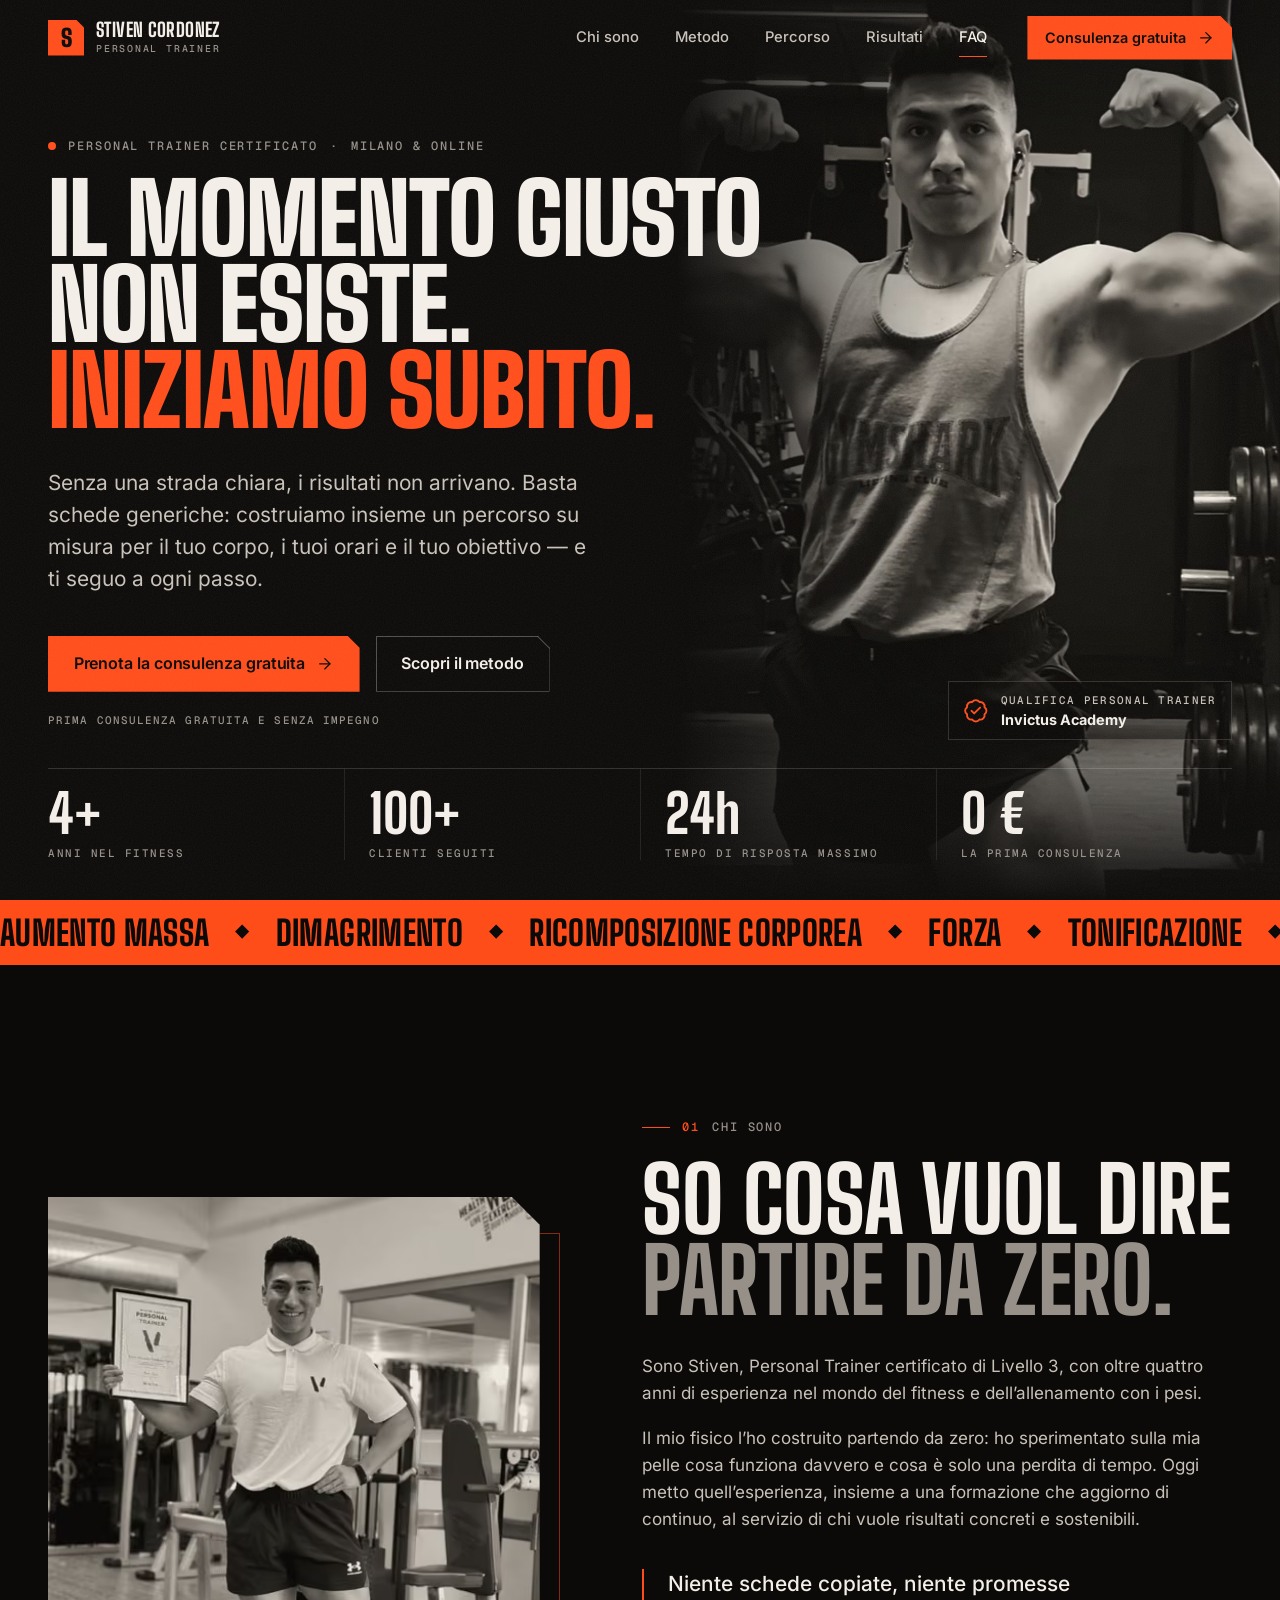
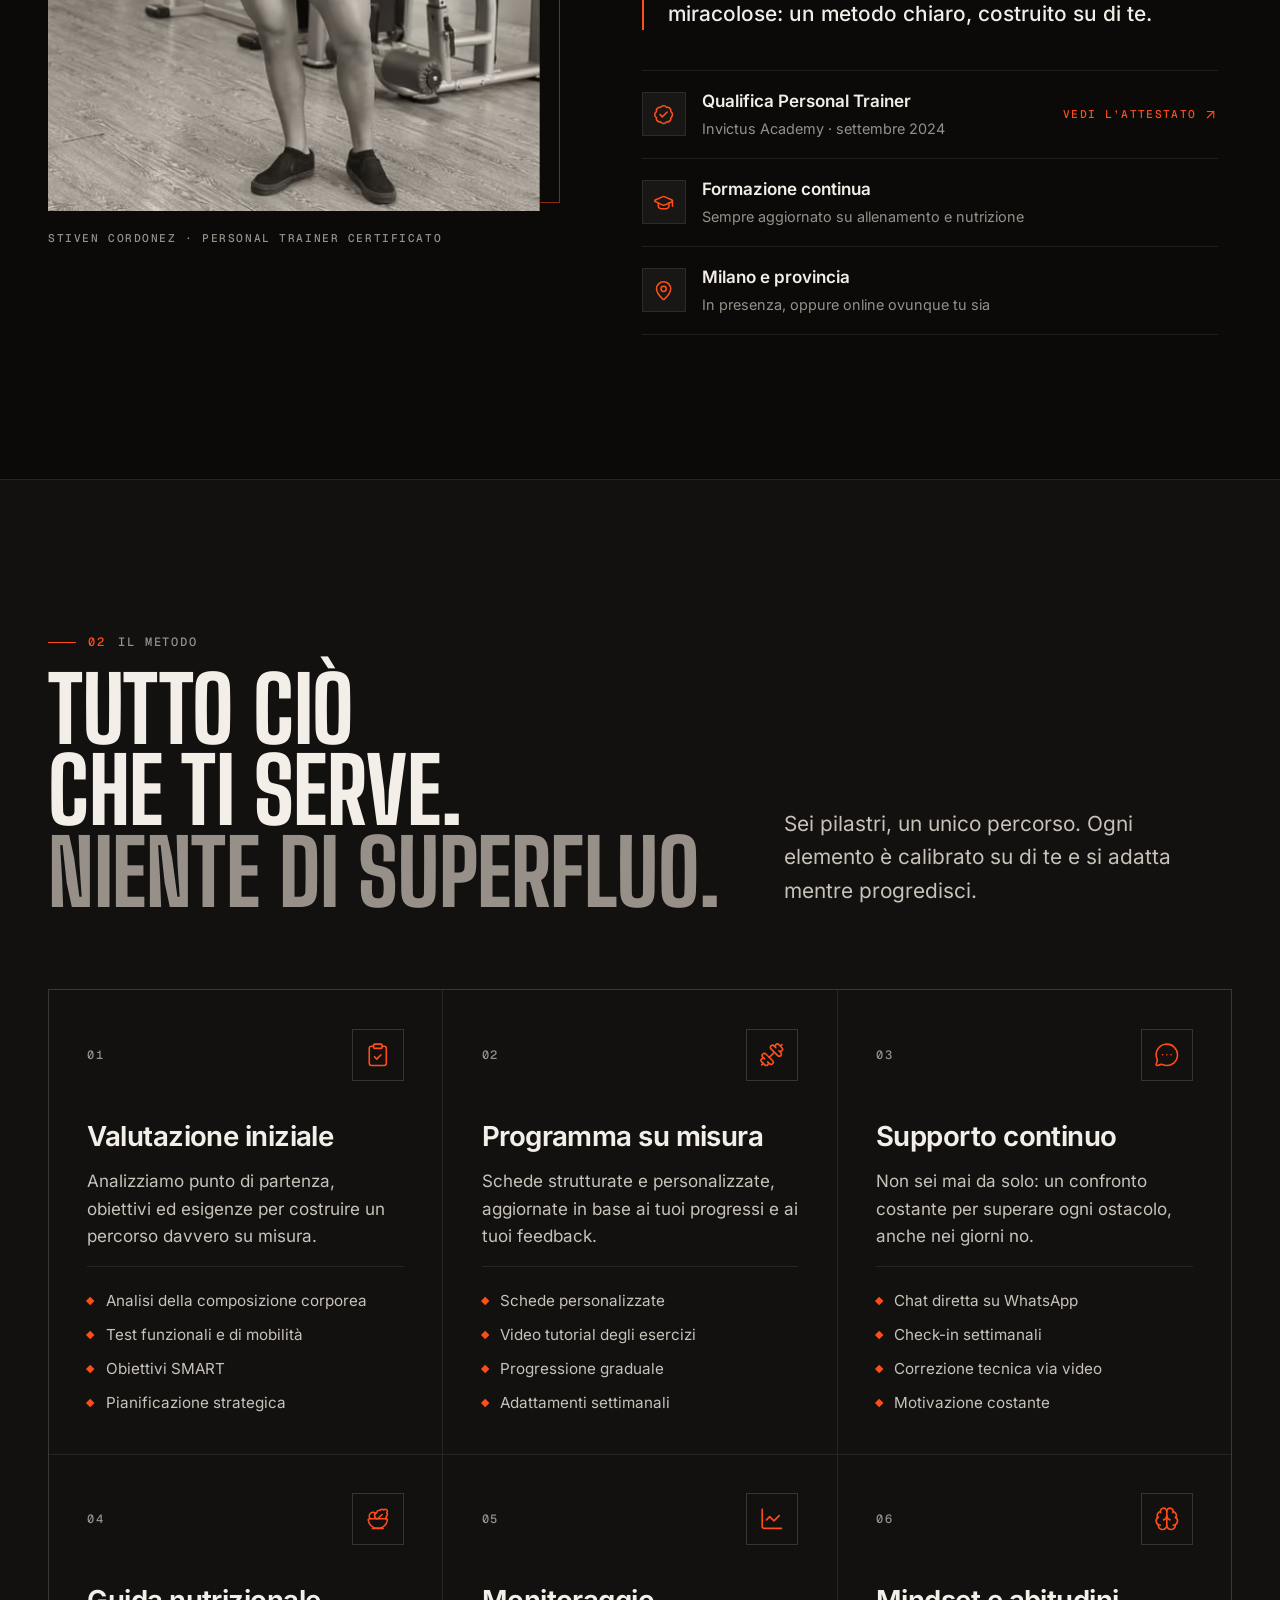
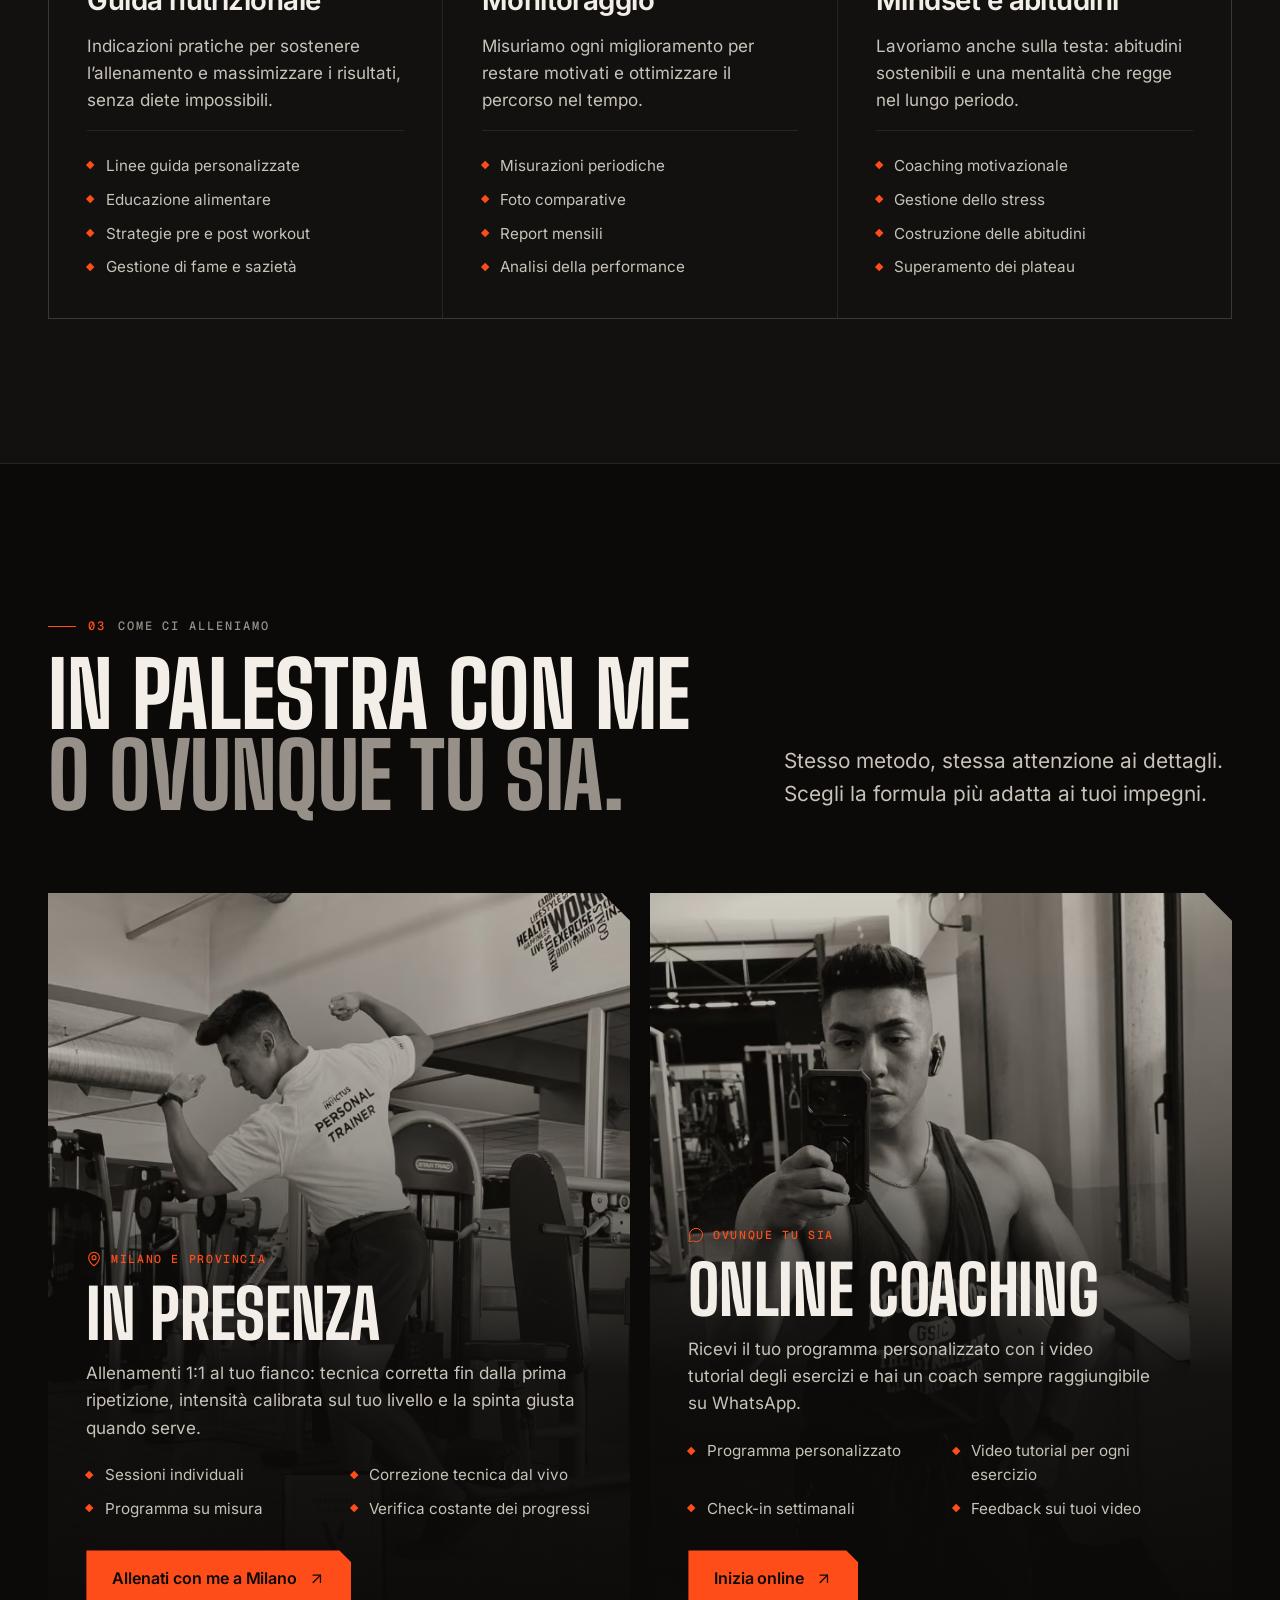
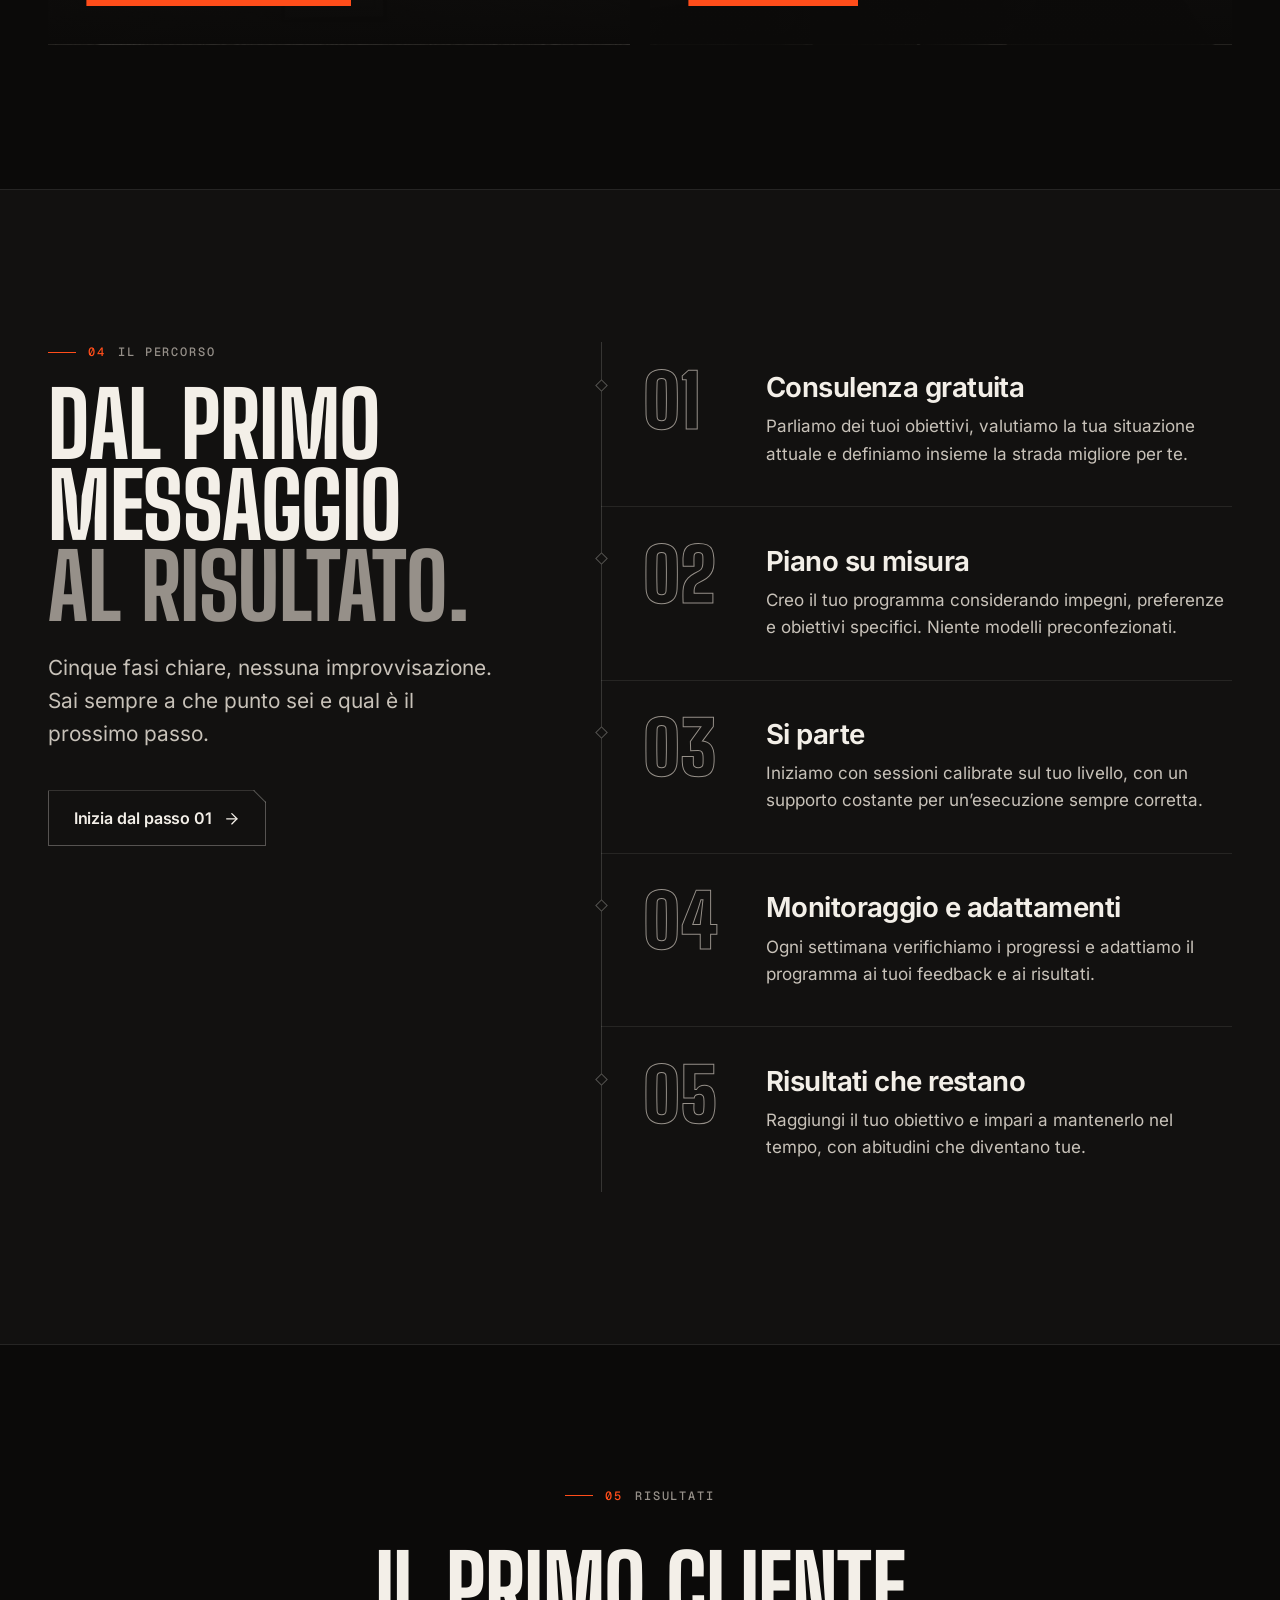
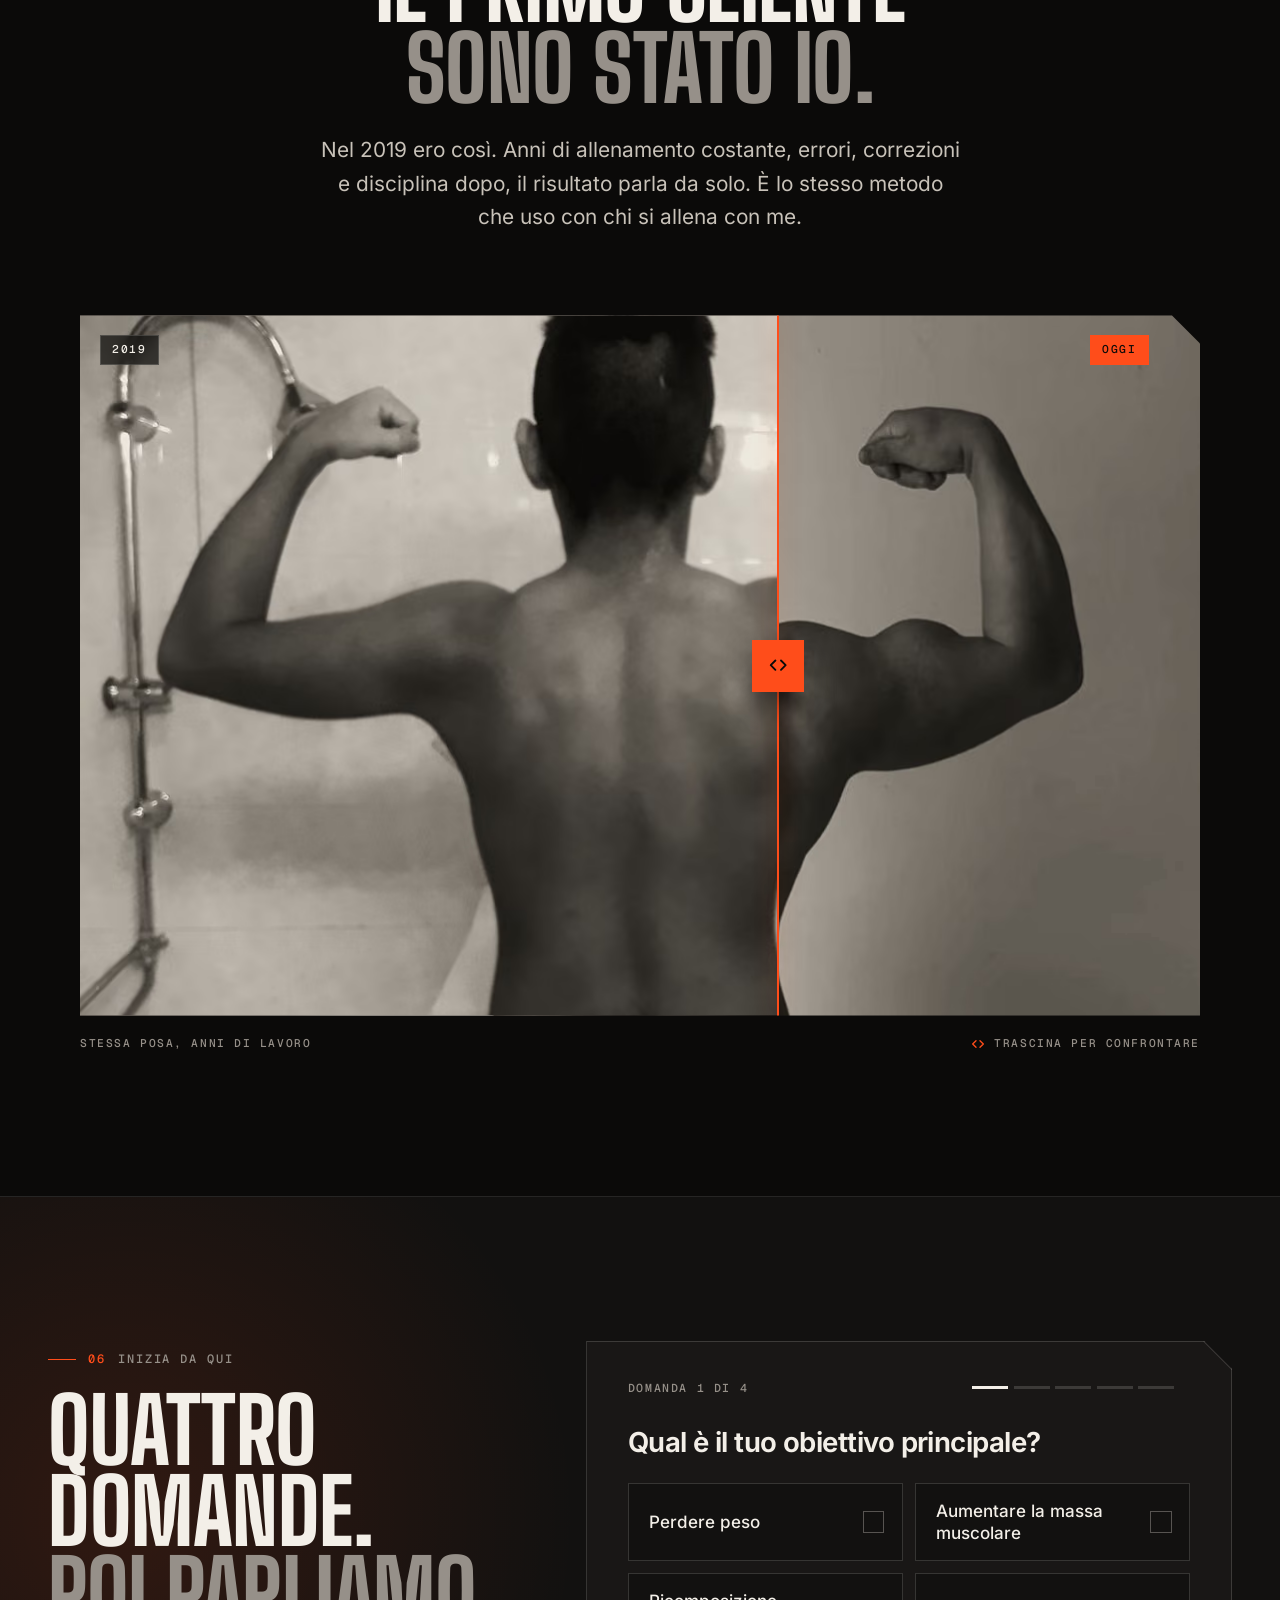
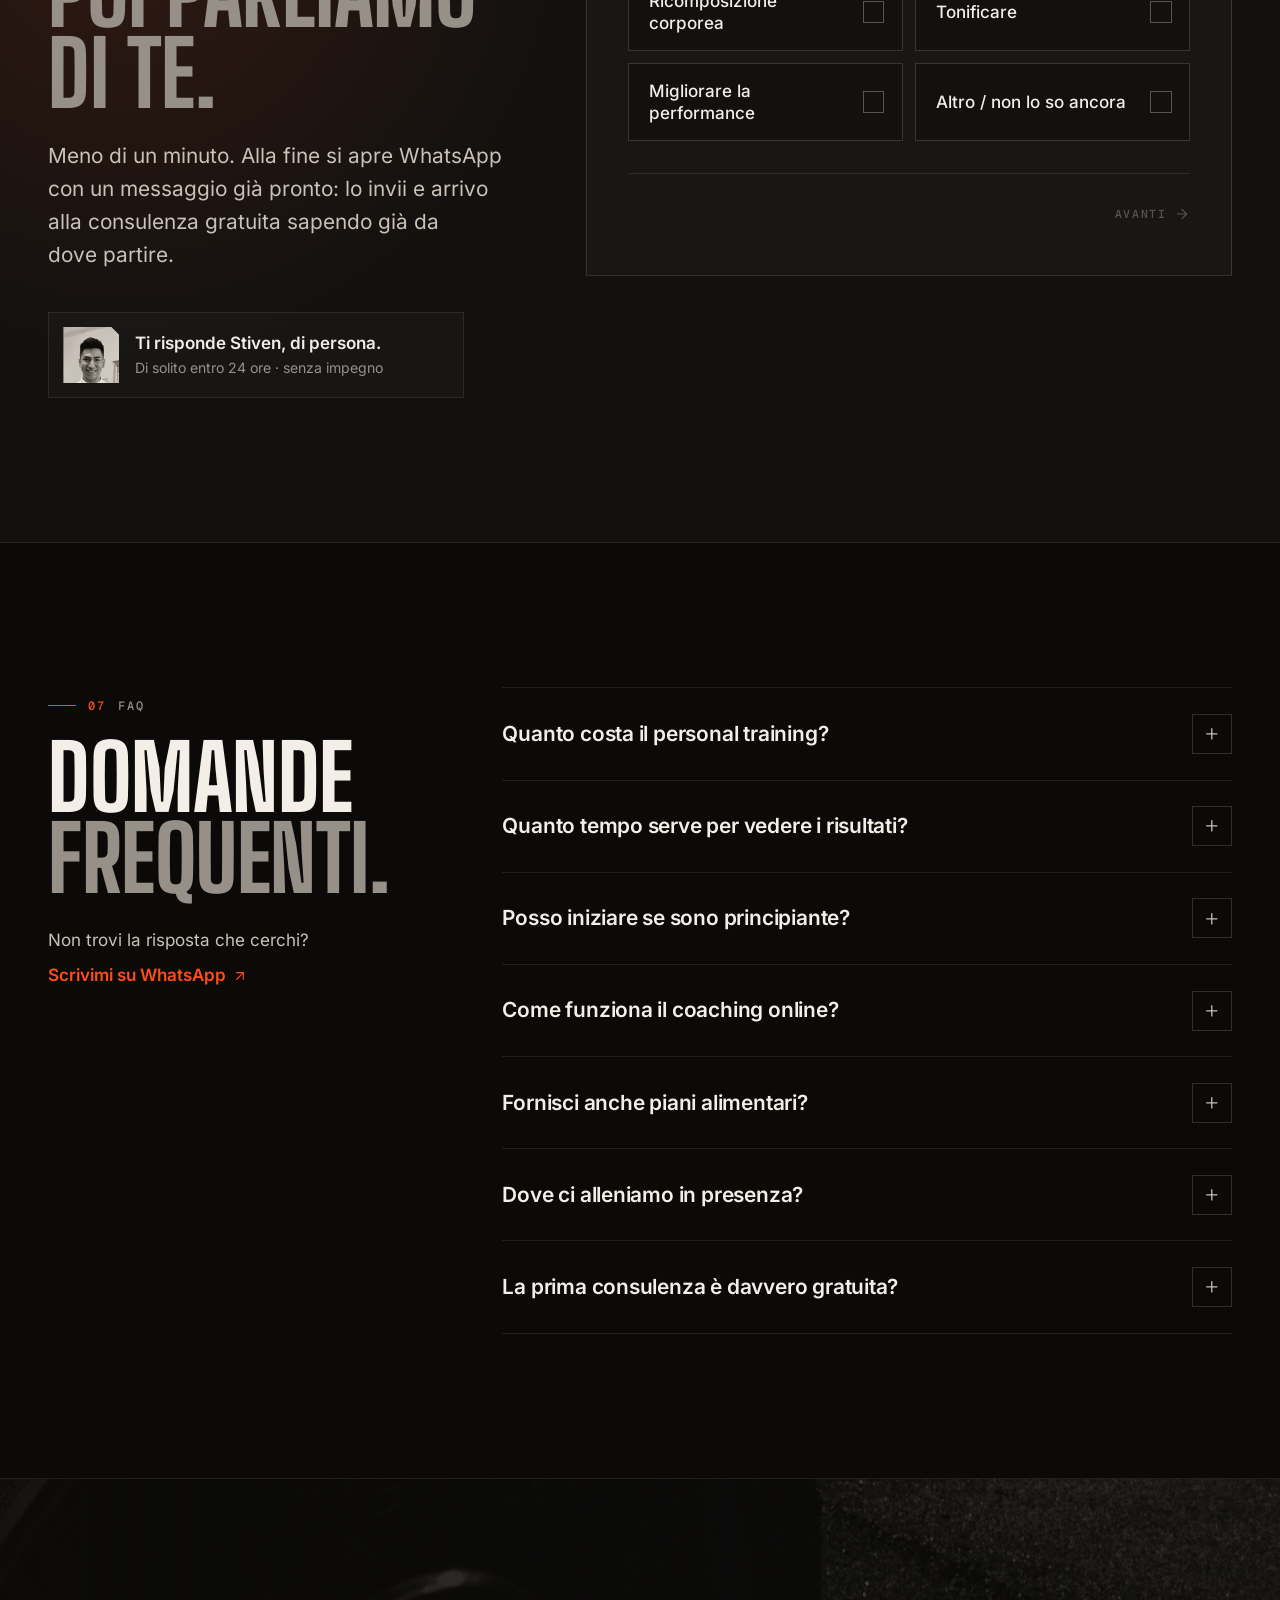
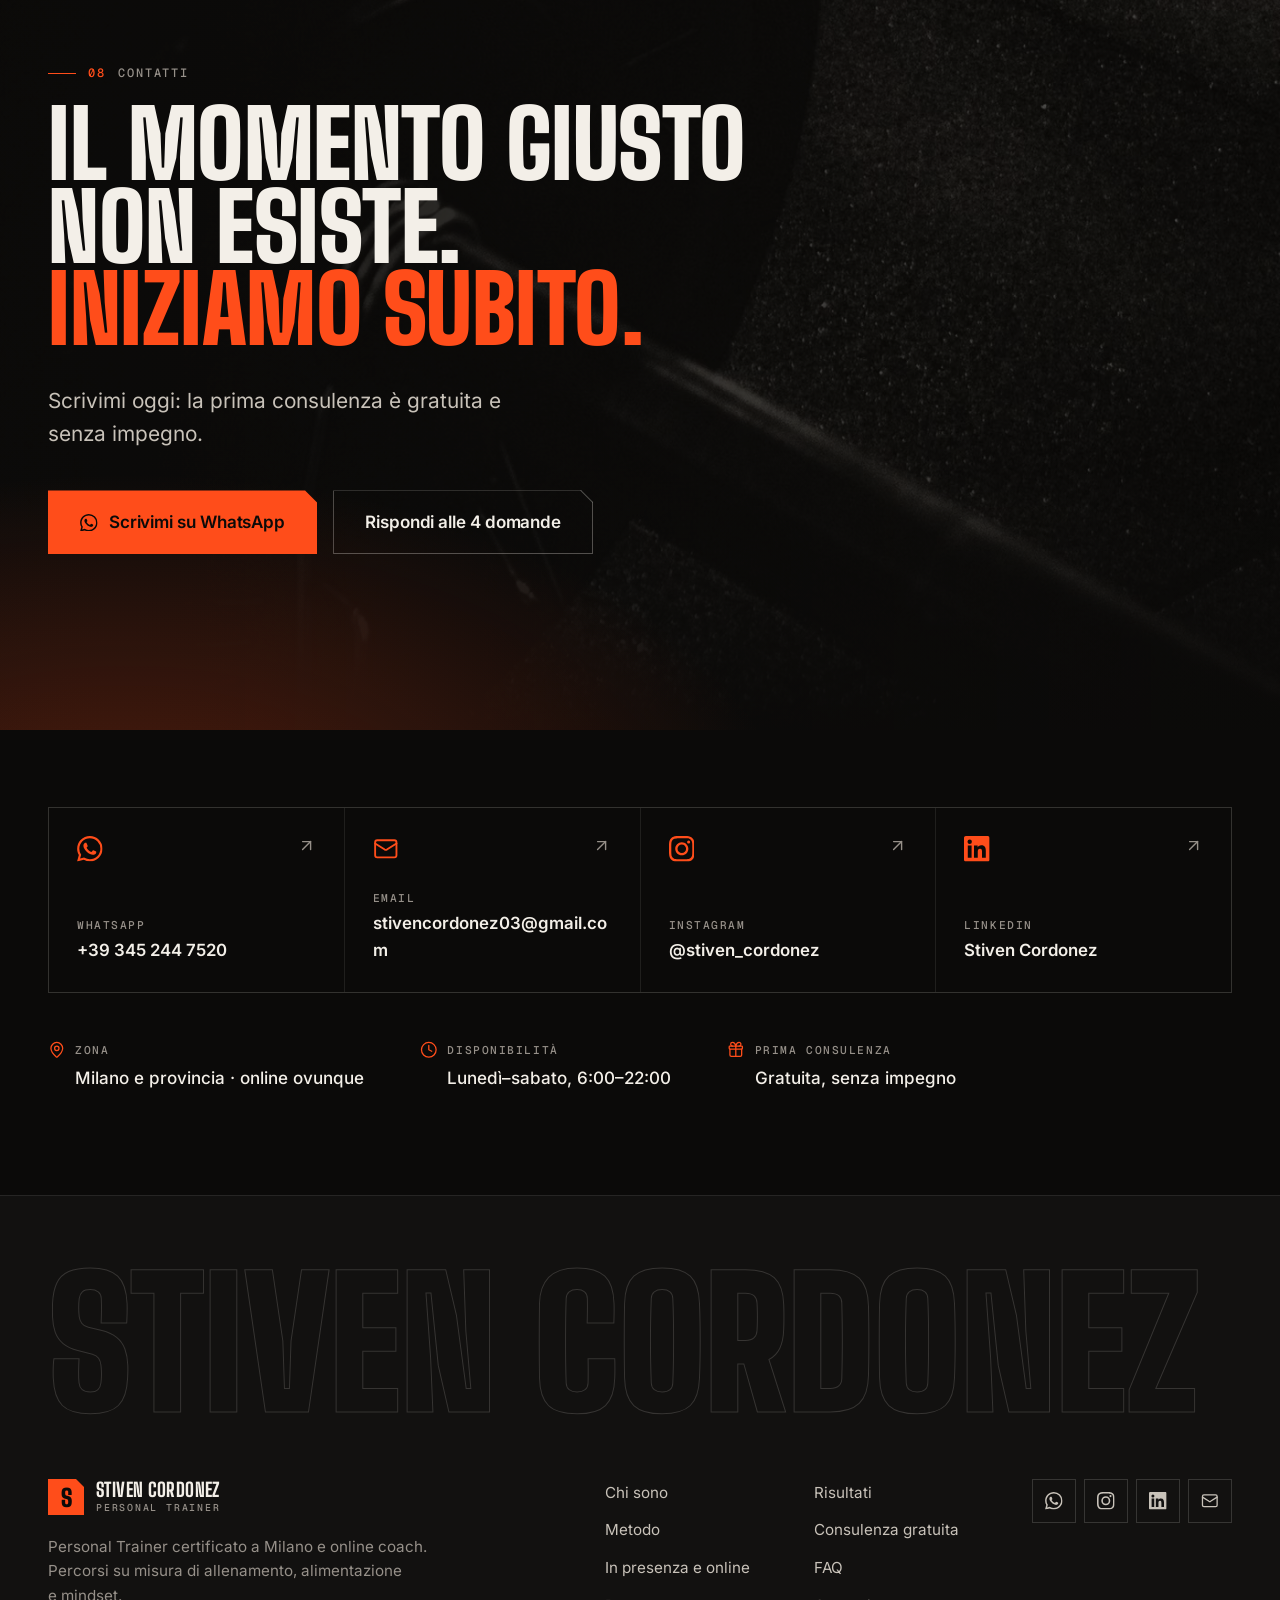
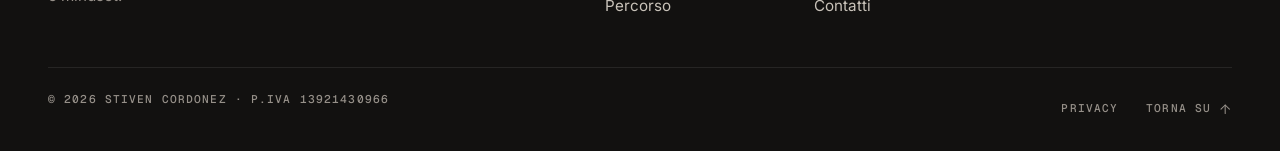
<file: site/public/index.html>
<!DOCTYPE html>
<html lang="it">
<head>
  <meta charset="utf-8">
  <meta name="viewport" content="width=device-width, initial-scale=1, viewport-fit=cover">
  <title>Stiven Cordonez — Personal Trainer a Milano e Online Coach</title>
  <meta name="description" content="Personal Trainer certificato a Milano e online coach. Percorsi su misura di allenamento, alimentazione e mindset. Prima consulenza gratuita e senza impegno.">
  <link rel="canonical" href="https://stivenpt.com/">
  <meta name="theme-color" content="#0b0a09">
  <meta name="color-scheme" content="dark">

  <meta property="og:type" content="website">
  <meta property="og:locale" content="it_IT">
  <meta property="og:site_name" content="Stiven Cordonez — Personal Trainer">
  <meta property="og:title" content="Il momento giusto non esiste. Iniziamo subito.">
  <meta property="og:description" content="Personal Trainer certificato a Milano e online coach. Prima consulenza gratuita e senza impegno.">
  <meta property="og:url" content="https://stivenpt.com/">
  <meta property="og:image" content="https://stivenpt.com/og-image.jpg">
  <meta property="og:image:width" content="1200">
  <meta property="og:image:height" content="630">
  <meta property="og:image:alt" content="Stiven Cordonez, Personal Trainer a Milano">
  <meta name="twitter:card" content="summary_large_image">

  <link rel="icon" href="favicon.ico" sizes="32x32">
  <link rel="icon" href="favicon.svg" type="image/svg+xml">
  <link rel="apple-touch-icon" href="apple-touch-icon.png">
  <link rel="manifest" href="site.webmanifest">

  <link rel="preload" href="assets/fonts/big-shoulders-display-var.woff2" as="font" type="font/woff2" crossorigin>
  <link rel="preload" href="assets/fonts/inter-var.woff2" as="font" type="font/woff2" crossorigin>
  <link rel="preload" as="image" type="image/avif" imagesrcset="assets/img/hero-480.avif 480w, assets/img/hero-800.avif 800w, assets/img/hero-960.avif 960w, assets/img/hero-1206.avif 1206w" imagesizes="(min-width: 1024px) 46vw, 100vw" fetchpriority="high">
  <link rel="stylesheet" href="assets/css/main.css">

  <script>
    // Enable JS-only styles before first paint. Module scripts run before DOMContentLoaded,
    // so if main.js has not flagged itself by then it failed: fall back to the static page.
    document.documentElement.classList.add('js');
    addEventListener('DOMContentLoaded', function () {
      if (!window.__siteReady) document.documentElement.classList.remove('js');
    });
  </script>
  <script type="module" src="assets/js/main.js"></script>

  <script type="application/ld+json">
  {
    "@context": "https://schema.org",
    "@graph": [
      {
        "@type": "Person",
        "@id": "https://stivenpt.com/#stiven",
        "name": "Stiven Cordonez",
        "jobTitle": "Personal Trainer",
        "url": "https://stivenpt.com/",
        "image": "https://stivenpt.com/assets/img/hero-960.webp",
        "email": "mailto:stivencordonez03@gmail.com",
        "telephone": "+393452447520",
        "sameAs": [
          "https://www.instagram.com/stiven_cordonez/",
          "https://www.linkedin.com/in/stiven-cordonez-222969251/"
        ],
        "hasCredential": {
          "@type": "EducationalOccupationalCredential",
          "name": "Qualifica di Personal Trainer",
          "credentialCategory": "certificate",
          "dateCreated": "2024-09-07",
          "recognizedBy": { "@type": "Organization", "name": "Invictus Academy" }
        },
        "knowsAbout": ["Personal training", "Ipertrofia", "Ricomposizione corporea", "Dimagrimento", "Educazione alimentare", "Online coaching"]
      },
      {
        "@type": "LocalBusiness",
        "@id": "https://stivenpt.com/#business",
        "name": "Stiven Cordonez — Personal Trainer",
        "url": "https://stivenpt.com/",
        "image": "https://stivenpt.com/og-image.jpg",
        "telephone": "+393452447520",
        "email": "stivencordonez03@gmail.com",
        "vatID": "IT13921430966",
        "founder": { "@id": "https://stivenpt.com/#stiven" },
        "address": { "@type": "PostalAddress", "addressLocality": "Milano", "addressRegion": "MI", "addressCountry": "IT" },
        "areaServed": [{ "@type": "City", "name": "Milano" }, { "@type": "Country", "name": "Italia" }],
        "openingHoursSpecification": {
          "@type": "OpeningHoursSpecification",
          "dayOfWeek": ["Monday", "Tuesday", "Wednesday", "Thursday", "Friday", "Saturday"],
          "opens": "06:00",
          "closes": "22:00"
        }
      },
      {
        "@type": "WebSite",
        "@id": "https://stivenpt.com/#website",
        "url": "https://stivenpt.com/",
        "name": "Stiven Cordonez — Personal Trainer",
        "inLanguage": "it-IT",
        "publisher": { "@id": "https://stivenpt.com/#business" }
      }
    ]
  }
  </script>
</head>
<body>
  <svg class="sprite" aria-hidden="true" focusable="false">
    <defs>
      <symbol id="i-arrow-right" viewBox="0 0 24 24" fill="none" stroke="currentColor" stroke-width="1.75" stroke-linecap="round" stroke-linejoin="round"><path d="M5 12h14"/><path d="m12 5 7 7-7 7"/></symbol>
      <symbol id="i-arrow-up-right" viewBox="0 0 24 24" fill="none" stroke="currentColor" stroke-width="1.75" stroke-linecap="round" stroke-linejoin="round"><path d="M7 7h10v10"/><path d="M7 17 17 7"/></symbol>
      <symbol id="i-arrow-up" viewBox="0 0 24 24" fill="none" stroke="currentColor" stroke-width="1.75" stroke-linecap="round" stroke-linejoin="round"><path d="m5 12 7-7 7 7"/><path d="M12 19V5"/></symbol>
      <symbol id="i-check" viewBox="0 0 24 24" fill="none" stroke="currentColor" stroke-width="2" stroke-linecap="round" stroke-linejoin="round"><path d="M20 6 9 17l-5-5"/></symbol>
      <symbol id="i-plus" viewBox="0 0 24 24" fill="none" stroke="currentColor" stroke-width="1.75" stroke-linecap="round" stroke-linejoin="round"><path d="M5 12h14"/><path d="M12 5v14"/></symbol>
      <symbol id="i-x" viewBox="0 0 24 24" fill="none" stroke="currentColor" stroke-width="1.75" stroke-linecap="round" stroke-linejoin="round"><path d="M18 6 6 18"/><path d="m6 6 12 12"/></symbol>
      <symbol id="i-chevrons" viewBox="0 0 24 24" fill="none" stroke="currentColor" stroke-width="2" stroke-linecap="round" stroke-linejoin="round"><path d="m9 7-5 5 5 5"/><path d="m15 7 5 5-5 5"/></symbol>
      <symbol id="i-badge-check" viewBox="0 0 24 24" fill="none" stroke="currentColor" stroke-width="1.75" stroke-linecap="round" stroke-linejoin="round"><path d="M3.85 8.62a4 4 0 0 1 4.78-4.77 4 4 0 0 1 6.74 0 4 4 0 0 1 4.78 4.78 4 4 0 0 1 0 6.74 4 4 0 0 1-4.77 4.78 4 4 0 0 1-6.75 0 4 4 0 0 1-4.78-4.77 4 4 0 0 1 0-6.76Z"/><path d="m16 9-5.5 5.5L8 12"/></symbol>
      <symbol id="i-graduation" viewBox="0 0 24 24" fill="none" stroke="currentColor" stroke-width="1.75" stroke-linecap="round" stroke-linejoin="round"><path d="M21.42 10.922a1 1 0 0 0-.019-1.838L12.83 5.18a2 2 0 0 0-1.66 0L2.6 9.08a1 1 0 0 0 0 1.832l8.57 3.908a2 2 0 0 0 1.66 0z"/><path d="M22 10v6"/><path d="M6 12.5V16a6 3 0 0 0 12 0v-3.5"/></symbol>
      <symbol id="i-map-pin" viewBox="0 0 24 24" fill="none" stroke="currentColor" stroke-width="1.75" stroke-linecap="round" stroke-linejoin="round"><path d="M20 10c0 4.993-5.539 10.193-7.399 11.799a1 1 0 0 1-1.202 0C9.539 20.193 4 14.993 4 10a8 8 0 0 1 16 0"/><circle cx="12" cy="10" r="3"/></symbol>
      <symbol id="i-clock" viewBox="0 0 24 24" fill="none" stroke="currentColor" stroke-width="1.75" stroke-linecap="round" stroke-linejoin="round"><circle cx="12" cy="12" r="10"/><path d="M12 6v6l4 2"/></symbol>
      <symbol id="i-gift" viewBox="0 0 24 24" fill="none" stroke="currentColor" stroke-width="1.75" stroke-linecap="round" stroke-linejoin="round"><path d="M12 7v14"/><path d="M20 11v8a2 2 0 0 1-2 2H6a2 2 0 0 1-2-2v-8"/><path d="M7.5 7a1 1 0 0 1 0-5A4.8 8 0 0 1 12 7a4.8 8 0 0 1 4.5-5 1 1 0 0 1 0 5"/><rect x="3" y="7" width="18" height="4" rx="1"/></symbol>
      <symbol id="i-mail" viewBox="0 0 24 24" fill="none" stroke="currentColor" stroke-width="1.75" stroke-linecap="round" stroke-linejoin="round"><path d="m22 7-8.991 5.727a2 2 0 0 1-2.009 0L2 7"/><rect x="2" y="4" width="20" height="16" rx="2"/></symbol>
      <symbol id="i-clipboard" viewBox="0 0 24 24" fill="none" stroke="currentColor" stroke-width="1.5" stroke-linecap="round" stroke-linejoin="round"><rect width="8" height="4" x="8" y="2" rx="1" ry="1"/><path d="M16 4h2a2 2 0 0 1 2 2v14a2 2 0 0 1-2 2H6a2 2 0 0 1-2-2V6a2 2 0 0 1 2-2h2"/><path d="m9 14 2 2 4-4"/></symbol>
      <symbol id="i-dumbbell" viewBox="0 0 24 24" fill="none" stroke="currentColor" stroke-width="1.5" stroke-linecap="round" stroke-linejoin="round"><path d="M17.596 12.768a2 2 0 1 0 2.829-2.829l-1.768-1.767a2 2 0 0 0 2.828-2.829l-2.828-2.828a2 2 0 0 0-2.829 2.828l-1.767-1.768a2 2 0 1 0-2.829 2.829z"/><path d="m2.5 21.5 1.4-1.4"/><path d="m20.1 3.9 1.4-1.4"/><path d="M5.343 21.485a2 2 0 1 0 2.829-2.828l1.767 1.768a2 2 0 1 0 2.829-2.829l-6.364-6.364a2 2 0 1 0-2.829 2.829l1.768 1.767a2 2 0 0 0-2.828 2.829z"/><path d="m9.6 14.4 4.8-4.8"/></symbol>
      <symbol id="i-message" viewBox="0 0 24 24" fill="none" stroke="currentColor" stroke-width="1.5" stroke-linecap="round" stroke-linejoin="round"><path d="M2.992 16.342a2 2 0 0 1 .094 1.167l-1.065 3.29a1 1 0 0 0 1.236 1.168l3.413-.998a2 2 0 0 1 1.099.092 10 10 0 1 0-4.777-4.719"/><path d="M8 12h.01"/><path d="M12 12h.01"/><path d="M16 12h.01"/></symbol>
      <symbol id="i-salad" viewBox="0 0 24 24" fill="none" stroke="currentColor" stroke-width="1.5" stroke-linecap="round" stroke-linejoin="round"><path d="M19.496 12a2.5 2.5 0 00.399-2.214A2 2 0 0020.32 6.5 2 2 0 0019 3a2 2 0 00-1.5.68 2 2 0 00-3.287.424 2.5 2.5 0 00-3.189 2.06A3 3 0 0012 12l4-4"/><path d="M4 12a1 1 0 00-.99 1.133A9 9 0 0012 21a9 9 0 008.99-7.867A1 1 0 0020 12z"/><path d="M7 21h10"/><path d="M9.85 6.907A3.5 3.5 0 005.05 12"/></symbol>
      <symbol id="i-chart" viewBox="0 0 24 24" fill="none" stroke="currentColor" stroke-width="1.5" stroke-linecap="round" stroke-linejoin="round"><path d="M3 3v16a2 2 0 0 0 2 2h16"/><path d="m19 9-5 5-4-4-3 3"/></symbol>
      <symbol id="i-brain" viewBox="0 0 24 24" fill="none" stroke="currentColor" stroke-width="1.5" stroke-linecap="round" stroke-linejoin="round"><path d="M12 18V5"/><path d="M15 13a4.17 4.17 0 01-3-4 4.17 4.17 0 01-3 4"/><path d="M17.707 6.294A3 3 0 1012 5a3 3 0 10-5.707 1.294"/><path d="M17.996 5.125a4 4 0 012.526 5.77"/><path d="M18 18a4 4 0 002-7.465"/><path d="M19.967 17.482a4 4 0 11-7.967.517 4 4 0 11-7.967-.517"/><path d="M6 18a4 4 0 01-2-7.465"/><path d="M6.004 5.125a4 4 0 00-2.526 5.77"/></symbol>
      <symbol id="i-whatsapp" viewBox="0 0 24 24" fill="currentColor"><path d="M17.472 14.382c-.297-.149-1.758-.867-2.03-.967-.273-.099-.471-.148-.67.15-.197.297-.767.966-.94 1.164-.173.199-.347.223-.644.075-.297-.15-1.255-.463-2.39-1.475-.883-.788-1.48-1.761-1.653-2.059-.173-.297-.018-.458.13-.606.134-.133.298-.347.446-.52.149-.174.198-.298.298-.497.099-.198.05-.371-.025-.52-.075-.149-.669-1.612-.916-2.207-.242-.579-.487-.5-.669-.51-.173-.008-.371-.01-.57-.01-.198 0-.52.074-.792.372-.272.297-1.04 1.016-1.04 2.479 0 1.462 1.065 2.875 1.213 3.074.149.198 2.096 3.2 5.077 4.487.709.306 1.262.489 1.694.625.712.227 1.36.195 1.871.118.571-.085 1.758-.719 2.006-1.413.248-.694.248-1.289.173-1.413-.074-.124-.272-.198-.57-.347m-5.421 7.403h-.004a9.87 9.87 0 01-5.031-1.378l-.361-.214-3.741.982.998-3.648-.235-.374a9.86 9.86 0 01-1.51-5.26c.001-5.45 4.436-9.884 9.888-9.884 2.64 0 5.122 1.03 6.988 2.898a9.825 9.825 0 012.893 6.994c-.003 5.45-4.437 9.884-9.885 9.884m8.413-18.297A11.815 11.815 0 0012.05 0C5.495 0 .16 5.335.157 11.892c0 2.096.547 4.142 1.588 5.945L.057 24l6.305-1.654a11.882 11.882 0 005.683 1.448h.005c6.554 0 11.89-5.335 11.893-11.893a11.821 11.821 0 00-3.48-8.413Z"/></symbol>
      <symbol id="i-instagram" viewBox="0 0 24 24" fill="currentColor"><path d="M7.0301.084c-1.2768.0602-2.1487.264-2.911.5634-.7888.3075-1.4575.72-2.1228 1.3877-.6652.6677-1.075 1.3368-1.3802 2.127-.2954.7638-.4956 1.6365-.552 2.914-.0564 1.2775-.0689 1.6882-.0626 4.947.0062 3.2586.0206 3.6671.0825 4.9473.061 1.2765.264 2.1482.5635 2.9107.308.7889.72 1.4573 1.388 2.1228.6679.6655 1.3365 1.0743 2.1285 1.38.7632.295 1.6361.4961 2.9134.552 1.2773.056 1.6884.069 4.9462.0627 3.2578-.0062 3.668-.0207 4.9478-.0814 1.28-.0607 2.147-.2652 2.9098-.5633.7889-.3086 1.4578-.72 2.1228-1.3881.665-.6682 1.0745-1.3378 1.3795-2.1284.2957-.7632.4966-1.636.552-2.9124.056-1.2809.0692-1.6898.063-4.948-.0063-3.2583-.021-3.6668-.0817-4.9465-.0607-1.2797-.264-2.1487-.5633-2.9117-.3084-.7889-.72-1.4568-1.3876-2.1228C21.2982 1.33 20.628.9208 19.8378.6165 19.074.321 18.2017.1197 16.9244.0645 15.6471.0093 15.236-.005 11.977.0014 8.718.0076 8.31.0215 7.0301.0839m.1402 21.6932c-1.17-.0509-1.8053-.2453-2.2287-.408-.5606-.216-.96-.4771-1.3819-.895-.422-.4178-.6811-.8186-.9-1.378-.1644-.4234-.3624-1.058-.4171-2.228-.0595-1.2645-.072-1.6442-.079-4.848-.007-3.2037.0053-3.583.0607-4.848.05-1.169.2456-1.805.408-2.2282.216-.5613.4762-.96.895-1.3816.4188-.4217.8184-.6814 1.3783-.9003.423-.1651 1.0575-.3614 2.227-.4171 1.2655-.06 1.6447-.072 4.848-.079 3.2033-.007 3.5835.005 4.8495.0608 1.169.0508 1.8053.2445 2.228.408.5608.216.96.4754 1.3816.895.4217.4194.6816.8176.9005 1.3787.1653.4217.3617 1.056.4169 2.2263.0602 1.2655.0739 1.645.0796 4.848.0058 3.203-.0055 3.5834-.061 4.848-.051 1.17-.245 1.8055-.408 2.2294-.216.5604-.4763.96-.8954 1.3814-.419.4215-.8181.6811-1.3783.9-.4224.1649-1.0577.3617-2.2262.4174-1.2656.0595-1.6448.072-4.8493.079-3.2045.007-3.5825-.006-4.848-.0608M16.953 5.5864A1.44 1.44 0 1 0 18.39 4.144a1.44 1.44 0 0 0-1.437 1.4424M5.8385 12.012c.0067 3.4032 2.7706 6.1557 6.173 6.1493 3.4026-.0065 6.157-2.7701 6.1506-6.1733-.0065-3.4032-2.771-6.1565-6.174-6.1498-3.403.0067-6.156 2.771-6.1496 6.1738M8 12.0077a4 4 0 1 1 4.008 3.9921A3.9996 3.9996 0 0 1 8 12.0077"/></symbol>
      <symbol id="i-linkedin" viewBox="0 0 24 24" fill="currentColor"><path d="M20.447 20.452h-3.554v-5.569c0-1.328-.027-3.037-1.852-3.037-1.853 0-2.136 1.445-2.136 2.939v5.667H9.351V9h3.414v1.561h.046c.477-.9 1.637-1.85 3.37-1.85 3.601 0 4.267 2.37 4.267 5.455v6.286zM5.337 7.433a2.062 2.062 0 1 1 0-4.125 2.062 2.062 0 0 1 0 4.125zM7.119 20.452H3.555V9h3.564v11.452zM22.225 0H1.771C.792 0 0 .774 0 1.729v20.542C0 23.227.792 24 1.771 24h20.451C23.2 24 24 23.227 24 22.271V1.729C24 .774 23.2 0 22.222 0h.003z"/></symbol>
    </defs>
  </svg>

  <a class="skip-link" href="#main">Vai al contenuto</a>

  <header class="site-header" data-header>
    <div class="site-header__inner container">
      <a class="logo" href="#top">
        <span class="logo__mark" aria-hidden="true">S</span>
        <span class="logo__text">
          <span class="logo__name">Stiven Cordonez</span>
          <span class="logo__role">Personal Trainer</span>
        </span>
      </a>
      <nav class="nav" aria-label="Navigazione principale">
        <ul class="nav__list" role="list">
          <li><a href="#chi-sono">Chi sono</a></li>
          <li><a href="#metodo">Metodo</a></li>
          <li><a href="#percorso">Percorso</a></li>
          <li><a href="#risultati">Risultati</a></li>
          <li><a href="#faq">FAQ</a></li>
        </ul>
      </nav>
      <a class="btn btn--fire btn--sm site-header__cta" href="#inizia">
        <span>Consulenza gratuita</span>
        <svg class="icon" aria-hidden="true"><use href="#i-arrow-right"/></svg>
      </a>
      <button class="menu-toggle" type="button" aria-expanded="false" aria-controls="mobile-menu" data-menu-toggle>
        <span class="menu-toggle__label">Menu</span>
        <span class="menu-toggle__bars" aria-hidden="true"><span></span><span></span></span>
      </button>
    </div>
  </header>

  <div class="mobile-menu" id="mobile-menu" data-menu hidden>
    <nav class="mobile-menu__inner container" aria-label="Menu">
      <ol class="mobile-menu__list" role="list">
        <li><a href="#chi-sono"><span>01</span>Chi sono</a></li>
        <li><a href="#metodo"><span>02</span>Metodo</a></li>
        <li><a href="#modalita"><span>03</span>Modalità</a></li>
        <li><a href="#percorso"><span>04</span>Percorso</a></li>
        <li><a href="#risultati"><span>05</span>Risultati</a></li>
        <li><a href="#inizia"><span>06</span>Inizia da qui</a></li>
        <li><a href="#faq"><span>07</span>FAQ</a></li>
        <li><a href="#contatti"><span>08</span>Contatti</a></li>
      </ol>
      <a class="btn btn--fire btn--block" href="#inizia">
        <span>Prenota la consulenza gratuita</span>
        <svg class="icon" aria-hidden="true"><use href="#i-arrow-right"/></svg>
      </a>
      <ul class="social-row" role="list">
        <li><a href="https://wa.me/393452447520" target="_blank" rel="noopener" aria-label="WhatsApp"><svg class="icon" aria-hidden="true"><use href="#i-whatsapp"/></svg></a></li>
        <li><a href="https://www.instagram.com/stiven_cordonez/" target="_blank" rel="noopener" aria-label="Instagram"><svg class="icon" aria-hidden="true"><use href="#i-instagram"/></svg></a></li>
        <li><a href="https://www.linkedin.com/in/stiven-cordonez-222969251/" target="_blank" rel="noopener" aria-label="LinkedIn"><svg class="icon" aria-hidden="true"><use href="#i-linkedin"/></svg></a></li>
        <li><a href="mailto:stivencordonez03@gmail.com" aria-label="Email"><svg class="icon" aria-hidden="true"><use href="#i-mail"/></svg></a></li>
      </ul>
    </nav>
  </div>

  <main id="main">
    <!-- HERO -->
    <section class="hero" id="top" aria-labelledby="hero-title">
      <figure class="hero__media">
        <picture>
          <source type="image/avif" srcset="assets/img/hero-480.avif 480w, assets/img/hero-800.avif 800w, assets/img/hero-960.avif 960w, assets/img/hero-1206.avif 1206w" sizes="(min-width: 1024px) 46vw, 100vw">
          <img src="assets/img/hero-960.webp" srcset="assets/img/hero-480.webp 480w, assets/img/hero-800.webp 800w, assets/img/hero-960.webp 960w, assets/img/hero-1206.webp 1206w" sizes="(min-width: 1024px) 46vw, 100vw" width="1206" height="1508" alt="Stiven Cordonez in palestra mentre mostra i bicipiti" fetchpriority="high" decoding="async">
        </picture>
      </figure>

      <div class="hero__inner container">
        <div class="hero__copy">
          <p class="eyebrow hero__eyebrow"><span class="pulse" aria-hidden="true"></span>Personal Trainer certificato<span class="hero__eyebrow-extra">Milano &amp; online</span></p>
          <h1 class="hero__title display" id="hero-title">
            <span class="line"><span class="line__inner">Il momento giusto</span></span>
            <span class="line"><span class="line__inner">non esiste.</span></span>
            <span class="line line--fire"><span class="line__inner">Iniziamo subito.</span></span>
          </h1>
          <p class="hero__lead">Senza una strada chiara, i risultati non arrivano. Basta schede generiche: costruiamo insieme un percorso su misura per il tuo corpo, i tuoi orari e il tuo obiettivo — e ti seguo a ogni passo.</p>
          <div class="hero__actions">
            <a class="btn btn--fire" href="#inizia">
              <span>Prenota la consulenza gratuita</span>
              <svg class="icon" aria-hidden="true"><use href="#i-arrow-right"/></svg>
            </a>
            <a class="btn btn--ghost" href="#metodo"><span>Scopri il metodo</span></a>
          </div>
          <p class="hero__note">Prima consulenza gratuita e senza impegno</p>
        </div>
      </div>

      <div class="hero__stats container">
        <p class="hero__badge">
          <svg class="icon" aria-hidden="true"><use href="#i-badge-check"/></svg>
          <span>Qualifica Personal Trainer<strong>Invictus Academy</strong></span>
        </p>
        <dl class="stats">
          <div class="stat"><dt>Anni nel fitness</dt><dd><span data-count="4">4</span>+</dd></div>
          <div class="stat"><dt>Clienti seguiti</dt><dd><span data-count="100">100</span>+</dd></div>
          <div class="stat"><dt>Tempo di risposta massimo</dt><dd>24h</dd></div>
          <div class="stat"><dt>La prima consulenza</dt><dd>0&nbsp;€</dd></div>
        </dl>
      </div>
    </section>

    <!-- MARQUEE -->
    <div class="marquee-wrap" aria-hidden="true">
     <div class="marquee">
      <div class="marquee__track">
        <span>Aumento massa</span><span>Dimagrimento</span><span>Ricomposizione corporea</span><span>Forza</span><span>Tonificazione</span><span>Performance</span><span>Mindset</span>
        <span>Aumento massa</span><span>Dimagrimento</span><span>Ricomposizione corporea</span><span>Forza</span><span>Tonificazione</span><span>Performance</span><span>Mindset</span>
      </div>
     </div>
    </div>

    <!-- 01 CHI SONO -->
    <section class="section about" id="chi-sono" aria-labelledby="about-title">
      <div class="container about__grid">
        <div class="about__media" data-reveal>
          <figure class="frame frame--offset">
            <picture>
              <source type="image/avif" srcset="assets/img/about-480.avif 480w, assets/img/about-689.avif 689w" sizes="(min-width: 1024px) 34vw, (min-width: 640px) 70vw, 100vw">
              <img src="assets/img/about-689.webp" srcset="assets/img/about-480.webp 480w, assets/img/about-689.webp 689w" sizes="(min-width: 1024px) 34vw, (min-width: 640px) 70vw, 100vw" width="689" height="861" alt="Stiven Cordonez sorride in palestra mostrando l’attestato di Personal Trainer" loading="lazy" decoding="async">
            </picture>
          </figure>
          <p class="caption">Stiven Cordonez · Personal Trainer certificato</p>
        </div>

        <div class="about__copy">
          <p class="eyebrow" data-reveal><span>01</span>Chi sono</p>
          <h2 class="display h2" id="about-title" data-reveal>So cosa vuol dire <span class="dim">partire da zero.</span></h2>
          <div class="prose" data-reveal>
            <p>Sono Stiven, Personal Trainer certificato di Livello&nbsp;3, con oltre quattro anni di esperienza nel mondo del fitness e dell’allenamento con i pesi.</p>
            <p>Il mio fisico l’ho costruito partendo da zero: ho sperimentato sulla mia pelle cosa funziona davvero e cosa è solo una perdita di tempo. Oggi metto quell’esperienza, insieme a una formazione che aggiorno di continuo, al servizio di chi vuole risultati concreti e sostenibili.</p>
          </div>
          <blockquote class="pullquote" data-reveal>
            <p>Niente schede copiate, niente promesse miracolose: un metodo chiaro, costruito su di te.</p>
          </blockquote>

          <ul class="creds" role="list" data-reveal>
            <li class="cred">
              <span class="cred__icon"><svg class="icon" aria-hidden="true"><use href="#i-badge-check"/></svg></span>
              <span class="cred__text"><strong>Qualifica Personal Trainer</strong><span>Invictus Academy · settembre 2024</span></span>
              <button class="cred__action" type="button" data-dialog-open="certificate">Vedi l’attestato <svg class="icon" aria-hidden="true"><use href="#i-arrow-up-right"/></svg></button>
            </li>
            <li class="cred">
              <span class="cred__icon"><svg class="icon" aria-hidden="true"><use href="#i-graduation"/></svg></span>
              <span class="cred__text"><strong>Formazione continua</strong><span>Sempre aggiornato su allenamento e nutrizione</span></span>
            </li>
            <li class="cred">
              <span class="cred__icon"><svg class="icon" aria-hidden="true"><use href="#i-map-pin"/></svg></span>
              <span class="cred__text"><strong>Milano e provincia</strong><span>In presenza, oppure online ovunque tu sia</span></span>
            </li>
          </ul>
        </div>
      </div>
    </section>

    <!-- 02 METODO -->
    <section class="section method" id="metodo" aria-labelledby="method-title">
      <div class="container">
        <header class="section-head">
          <div>
            <p class="eyebrow" data-reveal><span>02</span>Il metodo</p>
            <h2 class="display h2" id="method-title" data-reveal>Tutto ciò che ti serve. <span class="dim">Niente di superfluo.</span></h2>
          </div>
          <p class="section-head__intro" data-reveal>Sei pilastri, un unico percorso. Ogni elemento è calibrato su di te e si adatta mentre progredisci.</p>
        </header>

        <ol class="pillars" role="list" data-spotlight>
          <li class="pillar" data-reveal data-delay="0">
            <div class="pillar__top"><span class="pillar__num">01</span><span class="pillar__icon"><svg class="icon" aria-hidden="true"><use href="#i-clipboard"/></svg></span></div>
            <h3 class="pillar__title">Valutazione iniziale</h3>
            <p class="pillar__text">Analizziamo punto di partenza, obiettivi ed esigenze per costruire un percorso davvero su misura.</p>
            <ul class="ticks" role="list"><li>Analisi della composizione corporea</li><li>Test funzionali e di mobilità</li><li>Obiettivi SMART</li><li>Pianificazione strategica</li></ul>
          </li>
          <li class="pillar" data-reveal data-delay="1">
            <div class="pillar__top"><span class="pillar__num">02</span><span class="pillar__icon"><svg class="icon" aria-hidden="true"><use href="#i-dumbbell"/></svg></span></div>
            <h3 class="pillar__title">Programma su misura</h3>
            <p class="pillar__text">Schede strutturate e personalizzate, aggiornate in base ai tuoi progressi e ai tuoi feedback.</p>
            <ul class="ticks" role="list"><li>Schede personalizzate</li><li>Video tutorial degli esercizi</li><li>Progressione graduale</li><li>Adattamenti settimanali</li></ul>
          </li>
          <li class="pillar" data-reveal data-delay="2">
            <div class="pillar__top"><span class="pillar__num">03</span><span class="pillar__icon"><svg class="icon" aria-hidden="true"><use href="#i-message"/></svg></span></div>
            <h3 class="pillar__title">Supporto continuo</h3>
            <p class="pillar__text">Non sei mai da solo: un confronto costante per superare ogni ostacolo, anche nei giorni no.</p>
            <ul class="ticks" role="list"><li>Chat diretta su WhatsApp</li><li>Check-in settimanali</li><li>Correzione tecnica via video</li><li>Motivazione costante</li></ul>
          </li>
          <li class="pillar" data-reveal data-delay="0">
            <div class="pillar__top"><span class="pillar__num">04</span><span class="pillar__icon"><svg class="icon" aria-hidden="true"><use href="#i-salad"/></svg></span></div>
            <h3 class="pillar__title">Guida nutrizionale</h3>
            <p class="pillar__text">Indicazioni pratiche per sostenere l’allenamento e massimizzare i risultati, senza diete impossibili.</p>
            <ul class="ticks" role="list"><li>Linee guida personalizzate</li><li>Educazione alimentare</li><li>Strategie pre e post workout</li><li>Gestione di fame e sazietà</li></ul>
          </li>
          <li class="pillar" data-reveal data-delay="1">
            <div class="pillar__top"><span class="pillar__num">05</span><span class="pillar__icon"><svg class="icon" aria-hidden="true"><use href="#i-chart"/></svg></span></div>
            <h3 class="pillar__title">Monitoraggio</h3>
            <p class="pillar__text">Misuriamo ogni miglioramento per restare motivati e ottimizzare il percorso nel tempo.</p>
            <ul class="ticks" role="list"><li>Misurazioni periodiche</li><li>Foto comparative</li><li>Report mensili</li><li>Analisi della performance</li></ul>
          </li>
          <li class="pillar" data-reveal data-delay="2">
            <div class="pillar__top"><span class="pillar__num">06</span><span class="pillar__icon"><svg class="icon" aria-hidden="true"><use href="#i-brain"/></svg></span></div>
            <h3 class="pillar__title">Mindset e abitudini</h3>
            <p class="pillar__text">Lavoriamo anche sulla testa: abitudini sostenibili e una mentalità che regge nel lungo periodo.</p>
            <ul class="ticks" role="list"><li>Coaching motivazionale</li><li>Gestione dello stress</li><li>Costruzione delle abitudini</li><li>Superamento dei plateau</li></ul>
          </li>
        </ol>
      </div>
    </section>

    <!-- 03 MODALITÀ -->
    <section class="section modes" id="modalita" aria-labelledby="modes-title">
      <div class="container">
        <header class="section-head">
          <div>
            <p class="eyebrow" data-reveal><span>03</span>Come ci alleniamo</p>
            <h2 class="display h2" id="modes-title" data-reveal>In palestra con me <span class="dim">o ovunque tu sia.</span></h2>
          </div>
          <p class="section-head__intro" data-reveal>Stesso metodo, stessa attenzione ai dettagli. Scegli la formula più adatta ai tuoi impegni.</p>
        </header>

        <div class="modes__grid">
          <article class="mode" data-reveal data-delay="0">
            <picture class="mode__media">
              <source type="image/avif" srcset="assets/img/in-person-480.avif 480w, assets/img/in-person-657.avif 657w" sizes="(min-width: 900px) 46vw, 100vw">
              <img src="assets/img/in-person-657.webp" srcset="assets/img/in-person-480.webp 480w, assets/img/in-person-657.webp 657w" sizes="(min-width: 900px) 46vw, 100vw" width="657" height="870" alt="Stiven in palestra con la maglia da Personal Trainer" loading="lazy" decoding="async">
            </picture>
            <div class="mode__body">
              <p class="mode__kicker"><svg class="icon" aria-hidden="true"><use href="#i-map-pin"/></svg>Milano e provincia</p>
              <h3 class="mode__title display">In presenza</h3>
              <p class="mode__text">Allenamenti 1:1 al tuo fianco: tecnica corretta fin dalla prima ripetizione, intensità calibrata sul tuo livello e la spinta giusta quando serve.</p>
              <ul class="ticks" role="list"><li>Sessioni individuali</li><li>Correzione tecnica dal vivo</li><li>Programma su misura</li><li>Verifica costante dei progressi</li></ul>
              <a class="btn btn--fire" href="https://wa.me/393452447520?text=Ciao%20Stiven%2C%20vorrei%20informazioni%20sul%20personal%20training%20in%20presenza%20a%20Milano." target="_blank" rel="noopener">
                <span>Allenati con me a Milano</span>
                <svg class="icon" aria-hidden="true"><use href="#i-arrow-up-right"/></svg>
              </a>
            </div>
          </article>

          <article class="mode" data-reveal data-delay="1">
            <picture class="mode__media">
              <source type="image/avif" srcset="assets/img/online-480.avif 480w, assets/img/online-800.avif 800w, assets/img/online-1200.avif 1200w" sizes="(min-width: 900px) 46vw, 100vw">
              <img src="assets/img/online-800.webp" srcset="assets/img/online-480.webp 480w, assets/img/online-800.webp 800w, assets/img/online-1200.webp 1200w" sizes="(min-width: 900px) 46vw, 100vw" width="1200" height="1600" alt="Stiven con lo smartphone in mano in palestra" loading="lazy" decoding="async">
            </picture>
            <div class="mode__body">
              <p class="mode__kicker"><svg class="icon" aria-hidden="true"><use href="#i-message"/></svg>Ovunque tu sia</p>
              <h3 class="mode__title display">Online coaching</h3>
              <p class="mode__text">Ricevi il tuo programma personalizzato con i video tutorial degli esercizi e hai un coach sempre raggiungibile su WhatsApp.</p>
              <ul class="ticks" role="list"><li>Programma personalizzato</li><li>Video tutorial per ogni esercizio</li><li>Check-in settimanali</li><li>Feedback sui tuoi video</li></ul>
              <a class="btn btn--fire" href="https://wa.me/393452447520?text=Ciao%20Stiven%2C%20vorrei%20informazioni%20sul%20coaching%20online." target="_blank" rel="noopener">
                <span>Inizia online</span>
                <svg class="icon" aria-hidden="true"><use href="#i-arrow-up-right"/></svg>
              </a>
            </div>
          </article>
        </div>
      </div>
    </section>

    <!-- 04 PERCORSO -->
    <section class="section journey" id="percorso" aria-labelledby="journey-title">
      <div class="container journey__grid">
        <div class="journey__aside">
          <div class="journey__sticky">
            <p class="eyebrow" data-reveal><span>04</span>Il percorso</p>
            <h2 class="display h2" id="journey-title" data-reveal>Dal primo messaggio <span class="dim">al risultato.</span></h2>
            <p class="journey__intro" data-reveal>Cinque fasi chiare, nessuna improvvisazione. Sai sempre a che punto sei e qual è il prossimo passo.</p>
            <a class="btn btn--ghost journey__cta" href="#inizia" data-reveal>
              <span>Inizia dal passo 01</span>
              <svg class="icon" aria-hidden="true"><use href="#i-arrow-right"/></svg>
            </a>
          </div>
        </div>

        <ol class="steps" role="list" data-steps>
          <li class="step">
            <span class="step__num" aria-hidden="true">01</span>
            <div class="step__body"><h3 class="step__title">Consulenza gratuita</h3><p>Parliamo dei tuoi obiettivi, valutiamo la tua situazione attuale e definiamo insieme la strada migliore per te.</p></div>
          </li>
          <li class="step">
            <span class="step__num" aria-hidden="true">02</span>
            <div class="step__body"><h3 class="step__title">Piano su misura</h3><p>Creo il tuo programma considerando impegni, preferenze e obiettivi specifici. Niente modelli preconfezionati.</p></div>
          </li>
          <li class="step">
            <span class="step__num" aria-hidden="true">03</span>
            <div class="step__body"><h3 class="step__title">Si parte</h3><p>Iniziamo con sessioni calibrate sul tuo livello, con un supporto costante per un’esecuzione sempre corretta.</p></div>
          </li>
          <li class="step">
            <span class="step__num" aria-hidden="true">04</span>
            <div class="step__body"><h3 class="step__title">Monitoraggio e adattamenti</h3><p>Ogni settimana verifichiamo i progressi e adattiamo il programma ai tuoi feedback e ai risultati.</p></div>
          </li>
          <li class="step">
            <span class="step__num" aria-hidden="true">05</span>
            <div class="step__body"><h3 class="step__title">Risultati che restano</h3><p>Raggiungi il tuo obiettivo e impari a mantenerlo nel tempo, con abitudini che diventano tue.</p></div>
          </li>
        </ol>
      </div>
    </section>

    <!-- 05 RISULTATI -->
    <section class="section results" id="risultati" aria-labelledby="results-title">
      <div class="container">
        <header class="section-head section-head--center">
          <p class="eyebrow" data-reveal><span>05</span>Risultati</p>
          <h2 class="display h2" id="results-title" data-reveal>Il primo cliente <span class="dim">sono stato io.</span></h2>
          <p class="section-head__intro" data-reveal>Nel 2019 ero così. Anni di allenamento costante, errori, correzioni e disciplina dopo, il risultato parla da solo. È lo stesso metodo che uso con chi si allena con me.</p>
        </header>

        <figure class="compare-wrap" data-reveal>
          <div class="compare" data-compare>
            <picture class="compare__after">
              <source type="image/avif" srcset="assets/img/after-600.avif 600w, assets/img/after-900.avif 900w, assets/img/after-1123.avif 1123w" sizes="(min-width: 1200px) 1120px, 100vw">
              <img src="assets/img/after-900.webp" srcset="assets/img/after-600.webp 600w, assets/img/after-900.webp 900w, assets/img/after-1123.webp 1123w" sizes="(min-width: 1200px) 1120px, 100vw" width="1123" height="702" alt="Stiven oggi: schiena e braccia in posa di doppio bicipite, fisico muscoloso" loading="lazy" decoding="async">
            </picture>
            <picture class="compare__before">
              <source type="image/avif" srcset="assets/img/before-600.avif 600w, assets/img/before-900.avif 900w, assets/img/before-1123.avif 1123w" sizes="(min-width: 1200px) 1120px, 100vw">
              <img src="assets/img/before-900.webp" srcset="assets/img/before-600.webp 600w, assets/img/before-900.webp 900w, assets/img/before-1123.webp 1123w" sizes="(min-width: 1200px) 1120px, 100vw" width="1123" height="702" alt="Stiven nel 2019: stessa posa, fisico molto più esile" loading="lazy" decoding="async">
            </picture>
            <span class="compare__tag compare__tag--before" aria-hidden="true">2019</span>
            <span class="compare__tag compare__tag--after" aria-hidden="true">Oggi</span>
            <div class="compare__handle" aria-hidden="true">
              <span class="compare__knob"><svg class="icon" aria-hidden="true"><use href="#i-chevrons"/></svg></span>
            </div>
            <label class="sr-only" for="compare-range">Confronto prima e dopo: sposta per rivelare la foto del 2019 o quella di oggi</label>
            <input class="compare__range" id="compare-range" type="range" min="0" max="100" value="50" step="1">
          </div>
          <figcaption class="compare__caption">
            <span>Stessa posa, anni di lavoro</span>
            <span class="compare__hint"><svg class="icon" aria-hidden="true"><use href="#i-chevrons"/></svg>Trascina per confrontare</span>
          </figcaption>
        </figure>
      </div>
    </section>

    <!-- 06 QUIZ -->
    <section class="section start" id="inizia" aria-labelledby="start-title">
      <div class="container start__grid">
        <div class="start__intro">
          <p class="eyebrow" data-reveal><span>06</span>Inizia da qui</p>
          <h2 class="display h2" id="start-title" data-reveal>Quattro domande. <span class="dim">Poi parliamo di te.</span></h2>
          <p class="start__text" data-reveal>Meno di un minuto. Alla fine si apre WhatsApp con un messaggio già pronto: lo invii e arrivo alla consulenza gratuita sapendo già da dove partire.</p>
          <div class="promise" data-reveal>
            <img class="promise__avatar" src="assets/img/avatar-112.webp" srcset="assets/img/avatar-112.webp 2x, assets/img/avatar-168.webp 3x" width="112" height="112" alt="" loading="lazy" decoding="async">
            <p><strong>Ti risponde Stiven, di persona.</strong><span>Di solito entro 24 ore · senza impegno</span></p>
          </div>
        </div>

        <form class="quiz" data-quiz data-reveal novalidate>
          <div class="quiz__head">
            <p class="quiz__count" aria-live="polite"><span data-quiz-count>Domanda 1 di 4</span></p>
            <div class="quiz__progress" aria-hidden="true"><span></span><span></span><span></span><span></span><span></span></div>
          </div>

          <fieldset class="quiz__step" data-step="1">
            <legend class="quiz__q">Qual è il tuo obiettivo principale?</legend>
            <div class="options">
              <label class="option"><input type="radio" name="obiettivo" value="Perdere peso"><span class="option__label">Perdere peso</span><span class="option__dot" aria-hidden="true"><svg class="icon"><use href="#i-check"/></svg></span></label>
              <label class="option"><input type="radio" name="obiettivo" value="Aumentare la massa muscolare"><span class="option__label">Aumentare la massa muscolare</span><span class="option__dot" aria-hidden="true"><svg class="icon"><use href="#i-check"/></svg></span></label>
              <label class="option"><input type="radio" name="obiettivo" value="Ricomposizione corporea"><span class="option__label">Ricomposizione corporea</span><span class="option__dot" aria-hidden="true"><svg class="icon"><use href="#i-check"/></svg></span></label>
              <label class="option"><input type="radio" name="obiettivo" value="Tonificare"><span class="option__label">Tonificare</span><span class="option__dot" aria-hidden="true"><svg class="icon"><use href="#i-check"/></svg></span></label>
              <label class="option"><input type="radio" name="obiettivo" value="Migliorare la performance"><span class="option__label">Migliorare la performance</span><span class="option__dot" aria-hidden="true"><svg class="icon"><use href="#i-check"/></svg></span></label>
              <label class="option"><input type="radio" name="obiettivo" value="Altro / non lo so ancora"><span class="option__label">Altro / non lo so ancora</span><span class="option__dot" aria-hidden="true"><svg class="icon"><use href="#i-check"/></svg></span></label>
            </div>
          </fieldset>

          <fieldset class="quiz__step" data-step="2">
            <legend class="quiz__q">Da quanto tempo ti alleni?</legend>
            <div class="options">
              <label class="option"><input type="radio" name="esperienza" value="Non mi alleno (ancora)"><span class="option__label">Non mi alleno (ancora)</span><span class="option__dot" aria-hidden="true"><svg class="icon"><use href="#i-check"/></svg></span></label>
              <label class="option"><input type="radio" name="esperienza" value="Meno di 1 anno"><span class="option__label">Meno di 1 anno</span><span class="option__dot" aria-hidden="true"><svg class="icon"><use href="#i-check"/></svg></span></label>
              <label class="option"><input type="radio" name="esperienza" value="Da 1 a 3 anni"><span class="option__label">Da 1 a 3 anni</span><span class="option__dot" aria-hidden="true"><svg class="icon"><use href="#i-check"/></svg></span></label>
              <label class="option"><input type="radio" name="esperienza" value="Più di 3 anni"><span class="option__label">Più di 3 anni</span><span class="option__dot" aria-hidden="true"><svg class="icon"><use href="#i-check"/></svg></span></label>
            </div>
          </fieldset>

          <fieldset class="quiz__step" data-step="3">
            <legend class="quiz__q">Come preferisci allenarti?</legend>
            <div class="options">
              <label class="option"><input type="radio" name="modalita" value="In presenza a Milano"><span class="option__label">In presenza a Milano</span><span class="option__dot" aria-hidden="true"><svg class="icon"><use href="#i-check"/></svg></span></label>
              <label class="option"><input type="radio" name="modalita" value="Online"><span class="option__label">Online</span><span class="option__dot" aria-hidden="true"><svg class="icon"><use href="#i-check"/></svg></span></label>
              <label class="option option--wide"><input type="radio" name="modalita" value="Non lo so ancora"><span class="option__label">Non lo so ancora, consigliami tu</span><span class="option__dot" aria-hidden="true"><svg class="icon"><use href="#i-check"/></svg></span></label>
            </div>
          </fieldset>

          <fieldset class="quiz__step" data-step="4">
            <legend class="quiz__q">Quanti giorni a settimana puoi allenarti?</legend>
            <div class="options options--4">
              <label class="option option--num"><input type="radio" name="giorni" value="2 giorni a settimana"><span class="option__label">2</span><span class="option__dot" aria-hidden="true"><svg class="icon"><use href="#i-check"/></svg></span></label>
              <label class="option option--num"><input type="radio" name="giorni" value="3 giorni a settimana"><span class="option__label">3</span><span class="option__dot" aria-hidden="true"><svg class="icon"><use href="#i-check"/></svg></span></label>
              <label class="option option--num"><input type="radio" name="giorni" value="4 giorni a settimana"><span class="option__label">4</span><span class="option__dot" aria-hidden="true"><svg class="icon"><use href="#i-check"/></svg></span></label>
              <label class="option option--num"><input type="radio" name="giorni" value="5 o più giorni a settimana"><span class="option__label">5+</span><span class="option__dot" aria-hidden="true"><svg class="icon"><use href="#i-check"/></svg></span></label>
            </div>
          </fieldset>

          <fieldset class="quiz__step quiz__step--final" data-step="5">
            <legend class="quiz__q">Perfetto. Ecco il tuo messaggio.</legend>
            <dl class="summary" data-quiz-summary></dl>
            <label class="field">
              <span class="field__label">Come ti chiami? <em>(facoltativo)</em></span>
              <input class="field__input" type="text" name="nome" autocomplete="given-name" maxlength="40" placeholder="Il tuo nome">
            </label>
            <div class="quiz__send">
              <a class="btn btn--fire btn--block" href="https://wa.me/393452447520" target="_blank" rel="noopener" data-quiz-whatsapp>
                <svg class="icon" aria-hidden="true"><use href="#i-whatsapp"/></svg>
                <span>Invia su WhatsApp</span>
              </a>
              <a class="quiz__alt" href="mailto:stivencordonez03@gmail.com" data-quiz-email>Preferisci l’email? Scrivimi qui</a>
            </div>
          </fieldset>

          <div class="quiz__nav">
            <button class="quiz__back" type="button" data-quiz-back hidden><svg class="icon" aria-hidden="true"><use href="#i-arrow-right"/></svg>Indietro</button>
            <button class="quiz__restart" type="button" data-quiz-restart hidden>Ricomincia</button>
            <button class="quiz__next" type="submit" data-quiz-next disabled>Avanti<svg class="icon" aria-hidden="true"><use href="#i-arrow-right"/></svg></button>
          </div>

          <p class="quiz__fallback">Il quiz richiede JavaScript. Puoi scrivermi direttamente su <a href="https://wa.me/393452447520?text=Ciao%20Stiven%2C%20vorrei%20prenotare%20la%20consulenza%20gratuita.">WhatsApp</a>.</p>
        </form>
      </div>
    </section>

    <!-- 07 FAQ -->
    <section class="section faq" id="faq" aria-labelledby="faq-title">
      <div class="container faq__grid">
        <div class="faq__aside">
          <p class="eyebrow" data-reveal><span>07</span>FAQ</p>
          <h2 class="display h2" id="faq-title" data-reveal>Domande <span class="dim">frequenti.</span></h2>
          <p class="faq__more" data-reveal>Non trovi la risposta che cerchi?<a class="link-arrow" href="https://wa.me/393452447520?text=Ciao%20Stiven%2C%20ho%20una%20domanda." target="_blank" rel="noopener">Scrivimi su WhatsApp <svg class="icon" aria-hidden="true"><use href="#i-arrow-up-right"/></svg></a></p>
        </div>
        <div class="faq__list" data-reveal>
          <details class="faq-item" name="faq">
            <summary>Quanto costa il personal training?<span class="faq-item__icon" aria-hidden="true"><svg class="icon"><use href="#i-plus"/></svg></span></summary>
            <div class="faq-item__body"><p>Dipende dal tipo di percorso e dalla durata: ci sono diverse formule per adattarsi alle tue esigenze e al tuo budget. Ne parliamo durante la consulenza gratuita, senza alcun impegno.</p></div>
          </details>
          <details class="faq-item" name="faq">
            <summary>Quanto tempo serve per vedere i risultati?<span class="faq-item__icon" aria-hidden="true"><svg class="icon"><use href="#i-plus"/></svg></span></summary>
            <div class="faq-item__body"><p>I primi miglioramenti arrivano di solito dopo 2–3 settimane; risultati significativi, in genere, in 8–12 settimane. Molto dipende dal punto di partenza, dall’obiettivo e dalla costanza.</p></div>
          </details>
          <details class="faq-item" name="faq">
            <summary>Posso iniziare se sono principiante?<span class="faq-item__icon" aria-hidden="true"><svg class="icon"><use href="#i-plus"/></svg></span></summary>
            <div class="faq-item__body"><p>Assolutamente sì. Lavoro con persone di ogni livello: il programma parte da dove sei oggi e progredisce gradualmente, in modo sicuro ed efficace.</p></div>
          </details>
          <details class="faq-item" name="faq">
            <summary>Come funziona il coaching online?<span class="faq-item__icon" aria-hidden="true"><svg class="icon"><use href="#i-plus"/></svg></span></summary>
            <div class="faq-item__body"><p>Ricevi il tuo programma personalizzato con i video tutorial degli esercizi. Mi scrivi su WhatsApp per qualsiasi dubbio, mi mandi i video per la correzione tecnica e ogni settimana facciamo il punto sui progressi.</p></div>
          </details>
          <details class="faq-item" name="faq">
            <summary>Fornisci anche piani alimentari?<span class="faq-item__icon" aria-hidden="true"><svg class="icon"><use href="#i-plus"/></svg></span></summary>
            <div class="faq-item__body"><p>Ti do linee guida nutrizionali e consigli pratici per sostenere l’allenamento. Per piani alimentari dettagliati collaboro con nutrizionisti qualificati, che possono affiancarci nel percorso.</p></div>
          </details>
          <details class="faq-item" name="faq">
            <summary>Dove ci alleniamo in presenza?<span class="faq-item__icon" aria-hidden="true"><svg class="icon"><use href="#i-plus"/></svg></span></summary>
            <div class="faq-item__body"><p>A Milano e provincia. I dettagli li definiamo insieme durante la consulenza, in base alle tue esigenze.</p></div>
          </details>
          <details class="faq-item" name="faq">
            <summary>La prima consulenza è davvero gratuita?<span class="faq-item__icon" aria-hidden="true"><svg class="icon"><use href="#i-plus"/></svg></span></summary>
            <div class="faq-item__body"><p>Sì, al 100% e senza impegno: serve a conoscerci, capire il tuo obiettivo e valutare insieme se possiamo lavorare bene insieme.</p></div>
          </details>
        </div>
      </div>
    </section>

    <!-- 08 CONTATTI -->
    <section class="contact" id="contatti" aria-label="Contatti">
      <div class="cta-band">
        <picture class="cta-band__bg" aria-hidden="true">
          <source type="image/avif" srcset="assets/img/barbell-960.avif 960w, assets/img/barbell-1400.avif 1400w, assets/img/barbell-1750.avif 1750w" sizes="100vw">
          <img src="assets/img/barbell-1400.webp" srcset="assets/img/barbell-960.webp 960w, assets/img/barbell-1400.webp 1400w, assets/img/barbell-1750.webp 1750w" sizes="100vw" width="1750" height="2189" alt="" loading="lazy" decoding="async">
        </picture>
        <div class="container cta-band__inner">
          <p class="eyebrow" data-reveal><span>08</span>Contatti</p>
          <h2 class="display cta-band__title" id="contact-title" data-reveal><span class="line">Il momento giusto</span> <span class="line">non esiste.</span> <span class="line fire">Iniziamo subito.</span></h2>
          <p class="cta-band__text" data-reveal>Scrivimi oggi: la prima consulenza è gratuita e senza impegno.</p>
          <div class="cta-band__actions" data-reveal>
            <a class="btn btn--fire btn--lg" href="https://wa.me/393452447520?text=Ciao%20Stiven%2C%20vorrei%20prenotare%20la%20consulenza%20gratuita." target="_blank" rel="noopener">
              <svg class="icon" aria-hidden="true"><use href="#i-whatsapp"/></svg>
              <span>Scrivimi su WhatsApp</span>
            </a>
            <a class="btn btn--ghost btn--lg" href="#inizia"><span>Rispondi alle 4 domande</span></a>
          </div>
        </div>
      </div>

      <div class="container contact__body">
        <ul class="contact-grid" role="list">
          <li data-reveal data-delay="0"><a class="contact-tile" href="https://wa.me/393452447520" target="_blank" rel="noopener">
            <svg class="icon contact-tile__icon" aria-hidden="true"><use href="#i-whatsapp"/></svg>
            <span class="contact-tile__label">WhatsApp</span><span class="contact-tile__value">+39 345 244 7520</span>
            <svg class="icon contact-tile__arrow" aria-hidden="true"><use href="#i-arrow-up-right"/></svg></a></li>
          <li data-reveal data-delay="1"><a class="contact-tile" href="mailto:stivencordonez03@gmail.com?subject=Consulenza%20gratuita">
            <svg class="icon contact-tile__icon" aria-hidden="true"><use href="#i-mail"/></svg>
            <span class="contact-tile__label">Email</span><span class="contact-tile__value">stivencordonez03@gmail.com</span>
            <svg class="icon contact-tile__arrow" aria-hidden="true"><use href="#i-arrow-up-right"/></svg></a></li>
          <li data-reveal data-delay="2"><a class="contact-tile" href="https://www.instagram.com/stiven_cordonez/" target="_blank" rel="noopener">
            <svg class="icon contact-tile__icon" aria-hidden="true"><use href="#i-instagram"/></svg>
            <span class="contact-tile__label">Instagram</span><span class="contact-tile__value">@stiven_cordonez</span>
            <svg class="icon contact-tile__arrow" aria-hidden="true"><use href="#i-arrow-up-right"/></svg></a></li>
          <li data-reveal data-delay="3"><a class="contact-tile" href="https://www.linkedin.com/in/stiven-cordonez-222969251/" target="_blank" rel="noopener">
            <svg class="icon contact-tile__icon" aria-hidden="true"><use href="#i-linkedin"/></svg>
            <span class="contact-tile__label">LinkedIn</span><span class="contact-tile__value">Stiven Cordonez</span>
            <svg class="icon contact-tile__arrow" aria-hidden="true"><use href="#i-arrow-up-right"/></svg></a></li>
        </ul>

        <dl class="facts" data-reveal>
          <div class="fact"><dt><svg class="icon" aria-hidden="true"><use href="#i-map-pin"/></svg>Zona</dt><dd>Milano e provincia · online ovunque</dd></div>
          <div class="fact"><dt><svg class="icon" aria-hidden="true"><use href="#i-clock"/></svg>Disponibilità</dt><dd>Lunedì–sabato, 6:00–22:00</dd></div>
          <div class="fact"><dt><svg class="icon" aria-hidden="true"><use href="#i-gift"/></svg>Prima consulenza</dt><dd>Gratuita, senza impegno</dd></div>
        </dl>
      </div>
    </section>
  </main>

  <footer class="site-footer">
    <div class="container">
      <p class="site-footer__word" aria-hidden="true">Stiven Cordonez</p>
      <div class="site-footer__grid">
        <div class="site-footer__brand">
          <a class="logo" href="#top">
            <span class="logo__mark" aria-hidden="true">S</span>
            <span class="logo__text"><span class="logo__name">Stiven Cordonez</span><span class="logo__role">Personal Trainer</span></span>
          </a>
          <p>Personal Trainer certificato a Milano e online coach. Percorsi su misura di allenamento, alimentazione e mindset.</p>
        </div>
        <nav class="site-footer__nav" aria-label="Sezioni">
          <ul role="list">
            <li><a href="#chi-sono">Chi sono</a></li>
            <li><a href="#metodo">Metodo</a></li>
            <li><a href="#modalita">In presenza e online</a></li>
            <li><a href="#percorso">Percorso</a></li>
          </ul>
          <ul role="list">
            <li><a href="#risultati">Risultati</a></li>
            <li><a href="#inizia">Consulenza gratuita</a></li>
            <li><a href="#faq">FAQ</a></li>
            <li><a href="#contatti">Contatti</a></li>
          </ul>
        </nav>
        <ul class="social-row" role="list">
          <li><a href="https://wa.me/393452447520" target="_blank" rel="noopener" aria-label="WhatsApp"><svg class="icon" aria-hidden="true"><use href="#i-whatsapp"/></svg></a></li>
          <li><a href="https://www.instagram.com/stiven_cordonez/" target="_blank" rel="noopener" aria-label="Instagram"><svg class="icon" aria-hidden="true"><use href="#i-instagram"/></svg></a></li>
          <li><a href="https://www.linkedin.com/in/stiven-cordonez-222969251/" target="_blank" rel="noopener" aria-label="LinkedIn"><svg class="icon" aria-hidden="true"><use href="#i-linkedin"/></svg></a></li>
          <li><a href="mailto:stivencordonez03@gmail.com" aria-label="Email"><svg class="icon" aria-hidden="true"><use href="#i-mail"/></svg></a></li>
        </ul>
      </div>
      <div class="site-footer__bottom">
        <p>© <span data-year>2026</span> Stiven Cordonez · P.IVA 13921430966</p>
        <p class="site-footer__links"><a href="privacy.html">Privacy</a><a class="to-top" href="#top">Torna su <svg class="icon" aria-hidden="true"><use href="#i-arrow-up"/></svg></a></p>
      </div>
    </div>
  </footer>

  <aside class="sticky-cta" data-sticky-cta aria-label="Contatto rapido">
    <a class="btn btn--fire btn--block" href="https://wa.me/393452447520?text=Ciao%20Stiven%2C%20vorrei%20prenotare%20la%20consulenza%20gratuita." target="_blank" rel="noopener">
      <svg class="icon" aria-hidden="true"><use href="#i-whatsapp"/></svg>
      <span>Consulenza gratuita su WhatsApp</span>
    </a>
  </aside>

  <dialog class="dialog" id="certificate" aria-labelledby="certificate-title">
    <div class="dialog__panel">
      <div class="dialog__head">
        <p class="dialog__title" id="certificate-title">Attestato di Personal Trainer — Invictus Academy</p>
        <button class="dialog__close" type="button" data-dialog-close aria-label="Chiudi"><svg class="icon" aria-hidden="true"><use href="#i-x"/></svg></button>
      </div>
      <picture>
        <source type="image/avif" srcset="assets/img/certificate-420.avif 420w, assets/img/certificate-634.avif 634w" sizes="(min-width: 720px) 520px, 90vw">
        <img src="assets/img/certificate-634.webp" srcset="assets/img/certificate-420.webp 420w, assets/img/certificate-634.webp 634w" sizes="(min-width: 720px) 520px, 90vw" width="634" height="907" alt="Attestato Invictus Academy: Stiven Alejandro Cordonez Espejo ha conseguito la qualifica di Personal Trainer, 7 settembre 2024" loading="lazy" decoding="async">
      </picture>
    </div>
  </dialog>
</body>
</html>
</file>
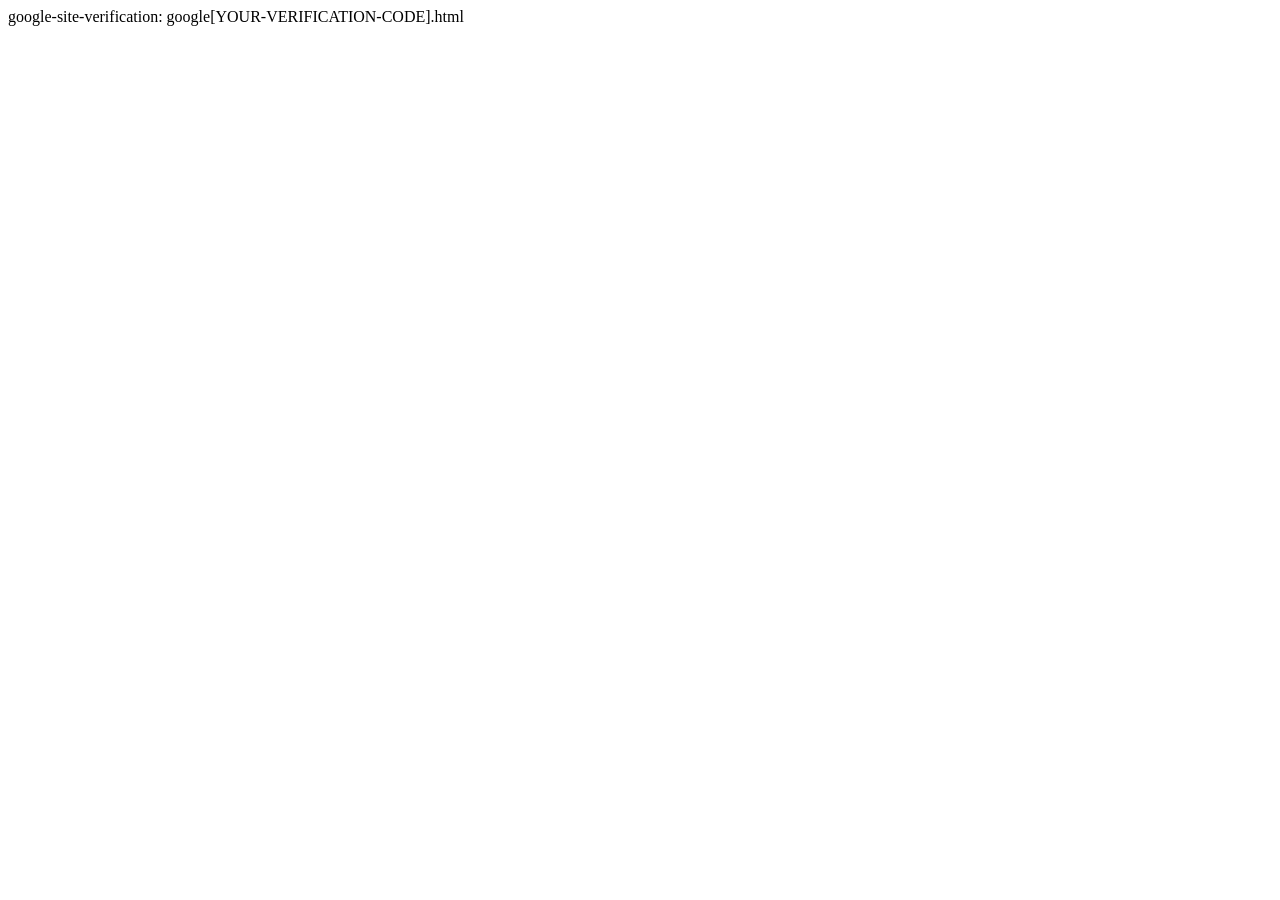
<file: google-template.html>
<!-- GOOGLE SITE VERIFICATION FILE -->
<!-- Save this as: google[YOUR-VERIFICATION-CODE].html -->
<!-- Example: google7a8b9c1d2e3f4g5h.html -->
google-site-verification: google[YOUR-VERIFICATION-CODE].html

<!-- ============================================= -->

<!-- ADDITIONAL META TAGS TO ADD TO index.html <head> -->
<!-- Add these after the existing meta tags: -->

<!-- Google Search Console Verification -->
<meta name="google-site-verification" content="YOUR-GOOGLE-VERIFICATION-CODE" />

<!-- Bing Webmaster Tools Verification -->
<meta name="msvalidate.01" content="YOUR-BING-VERIFICATION-CODE" />

<!-- Pinterest Verification -->
<meta name="p:domain_verify" content="YOUR-PINTEREST-CODE"/>

<!-- Google Analytics 4 -->
<!-- Add before closing </head> tag -->
<script async src="https://www.googletagmanager.com/gtag/js?id=G-XXXXXXXXXX"></script>
<script>
  window.dataLayer = window.dataLayer || [];
  function gtag(){dataLayer.push(arguments);}
  gtag('js', new Date());
  gtag('config', 'G-XXXXXXXXXX');
</script>

<!-- Google Tag Manager -->
<!-- Add immediately after opening <head> tag -->
<script>(function(w,d,s,l,i){w[l]=w[l]||[];w[l].push({'gtm.start':
new Date().getTime(),event:'gtm.js'});var f=d.getElementsByTagName(s)[0],
j=d.createElement(s),dl=l!='dataLayer'?'&l='+l:'';j.async=true;j.src=
'https://www.googletagmanager.com/gtm.js?id='+i+dl;f.parentNode.insertBefore(j,f);
})(window,document,'script','dataLayer','GTM-XXXXXXX');</script>

<!-- Google Tag Manager (noscript) -->
<!-- Add immediately after opening <body> tag -->
<noscript><iframe src="https://www.googletagmanager.com/ns.html?id=GTM-XXXXXXX"
height="0" width="0" style="display:none;visibility:hidden"></iframe></noscript>

<!-- Facebook Pixel -->
<!-- Add before closing </head> tag -->
<script>
  !function(f,b,e,v,n,t,s)
  {if(f.fbq)return;n=f.fbq=function(){n.callMethod?
  n.callMethod.apply(n,arguments):n.queue.push(arguments)};
  if(!f._fbq)f._fbq=n;n.push=n;n.loaded=!0;n.version='2.0';
  n.queue=[];t=b.createElement(e);t.async=!0;
  t.src=v;s=b.getElementsByTagName(e)[0];
  s.parentNode.insertBefore(t,s)}(window, document,'script',
  'https://connect.facebook.net/en_US/fbevents.js');
  fbq('init', 'YOUR-PIXEL-ID');
  fbq('track', 'PageView');
</script>
<noscript><img height="1" width="1" style="display:none"
  src="https://www.facebook.com/tr?id=YOUR-PIXEL-ID&ev=PageView&noscript=1"
/></noscript>

<!-- Microsoft Clarity -->
<!-- Add before closing </head> tag -->
<script type="text/javascript">
    (function(c,l,a,r,i,t,y){
        c[a]=c[a]||function(){(c[a].q=c[a].q||[]).push(arguments)};
        t=l.createElement(r);t.async=1;t.src="https://www.clarity.ms/tag/"+i;
        y=l.getElementsByTagName(r)[0];y.parentNode.insertBefore(t,y);
    })(window, document, "clarity", "script", "YOUR-CLARITY-ID");
</script>

<!-- Hotjar Tracking -->
<!-- Add before closing </head> tag -->
<script>
    (function(h,o,t,j,a,r){
        h.hj=h.hj||function(){(h.hj.q=h.hj.q||[]).push(arguments)};
        h._hjSettings={hjid:YOUR-HOTJAR-ID,hjsv:6};
        a=o.getElementsByTagName('head')[0];
        r=o.createElement('script');r.async=1;
        r.src=t+h._hjSettings.hjid+j+h._hjSettings.hjsv;
        a.appendChild(r);
    })(window,document,'https://static.hotjar.com/c/hotjar-','.js?sv=');
</script>

<!-- ============================================= -->

<!-- ADDITIONAL STRUCTURED DATA -->
<!-- Add to the existing Schema.org script in index.html -->

<!-- BreadcrumbList Schema -->
<script type="application/ld+json">
{
  "@context": "https://schema.org",
  "@type": "BreadcrumbList",
  "itemListElement": [
    {
      "@type": "ListItem",
      "position": 1,
      "name": "Home",
      "item": "https://stivenpt.com"
    },
    {
      "@type": "ListItem",
      "position": 2,
      "name": "Servizi",
      "item": "https://stivenpt.com/#services"
    },
    {
      "@type": "ListItem",
      "position": 3,
      "name": "Contatti",
      "item": "https://stivenpt.com/#contact"
    }
  ]
}
</script>

<!-- FAQPage Schema -->
<script type="application/ld+json">
{
  "@context": "https://schema.org",
  "@type": "FAQPage",
  "mainEntity": [
    {
      "@type": "Question",
      "name": "Quanto costa il servizio di personal training?",
      "acceptedAnswer": {
        "@type": "Answer",
        "text": "I prezzi variano in base al tipo di percorso e alla durata. Offro diversi pacchetti per adattarsi alle tue esigenze e budget. Contattami per una consulenza gratuita dove discuteremo le opzioni disponibili."
      }
    },
    {
      "@type": "Question",
      "name": "Quanto tempo ci vuole per vedere i risultati?",
      "acceptedAnswer": {
        "@type": "Answer",
        "text": "I primi miglioramenti sono visibili già dopo 2-3 settimane. Risultati significativi si ottengono generalmente in 8-12 settimane, ma dipende dal punto di partenza, dagli obiettivi e dall'impegno personale."
      }
    },
    {
      "@type": "Question",
      "name": "Posso allenarmi se sono principiante?",
      "acceptedAnswer": {
        "@type": "Answer",
        "text": "Assolutamente sì! Lavoro con persone di tutti i livelli. Il programma sarà completamente personalizzato sul tuo livello attuale, progredendo gradualmente in modo sicuro ed efficace."
      }
    }
  ]
}
</script>

<!-- Service Schema -->
<script type="application/ld+json">
{
  "@context": "https://schema.org",
  "@type": "Service",
  "serviceType": "Personal Training",
  "provider": {
    "@type": "Person",
    "name": "Stiven Cordonez"
  },
  "areaServed": {
    "@type": "Country",
    "name": "Italia"
  },
  "hasOfferCatalog": {
    "@type": "OfferCatalog",
    "name": "Servizi di Personal Training",
    "itemListElement": [
      {
        "@type": "Offer",
        "itemOffered": {
          "@type": "Service",
          "name": "Valutazione Personalizzata",
          "description": "Analisi completa e pianificazione del percorso"
        }
      },
      {
        "@type": "Offer",
        "itemOffered": {
          "@type": "Service",
          "name": "Programma di Allenamento",
          "description": "Schede personalizzate con supporto continuo"
        }
      },
      {
        "@type": "Offer",
        "itemOffered": {
          "@type": "Service",
          "name": "Coaching Online",
          "description": "Supporto completo via WhatsApp e video"
        }
      }
    ]
  }
}
</script>
</file>
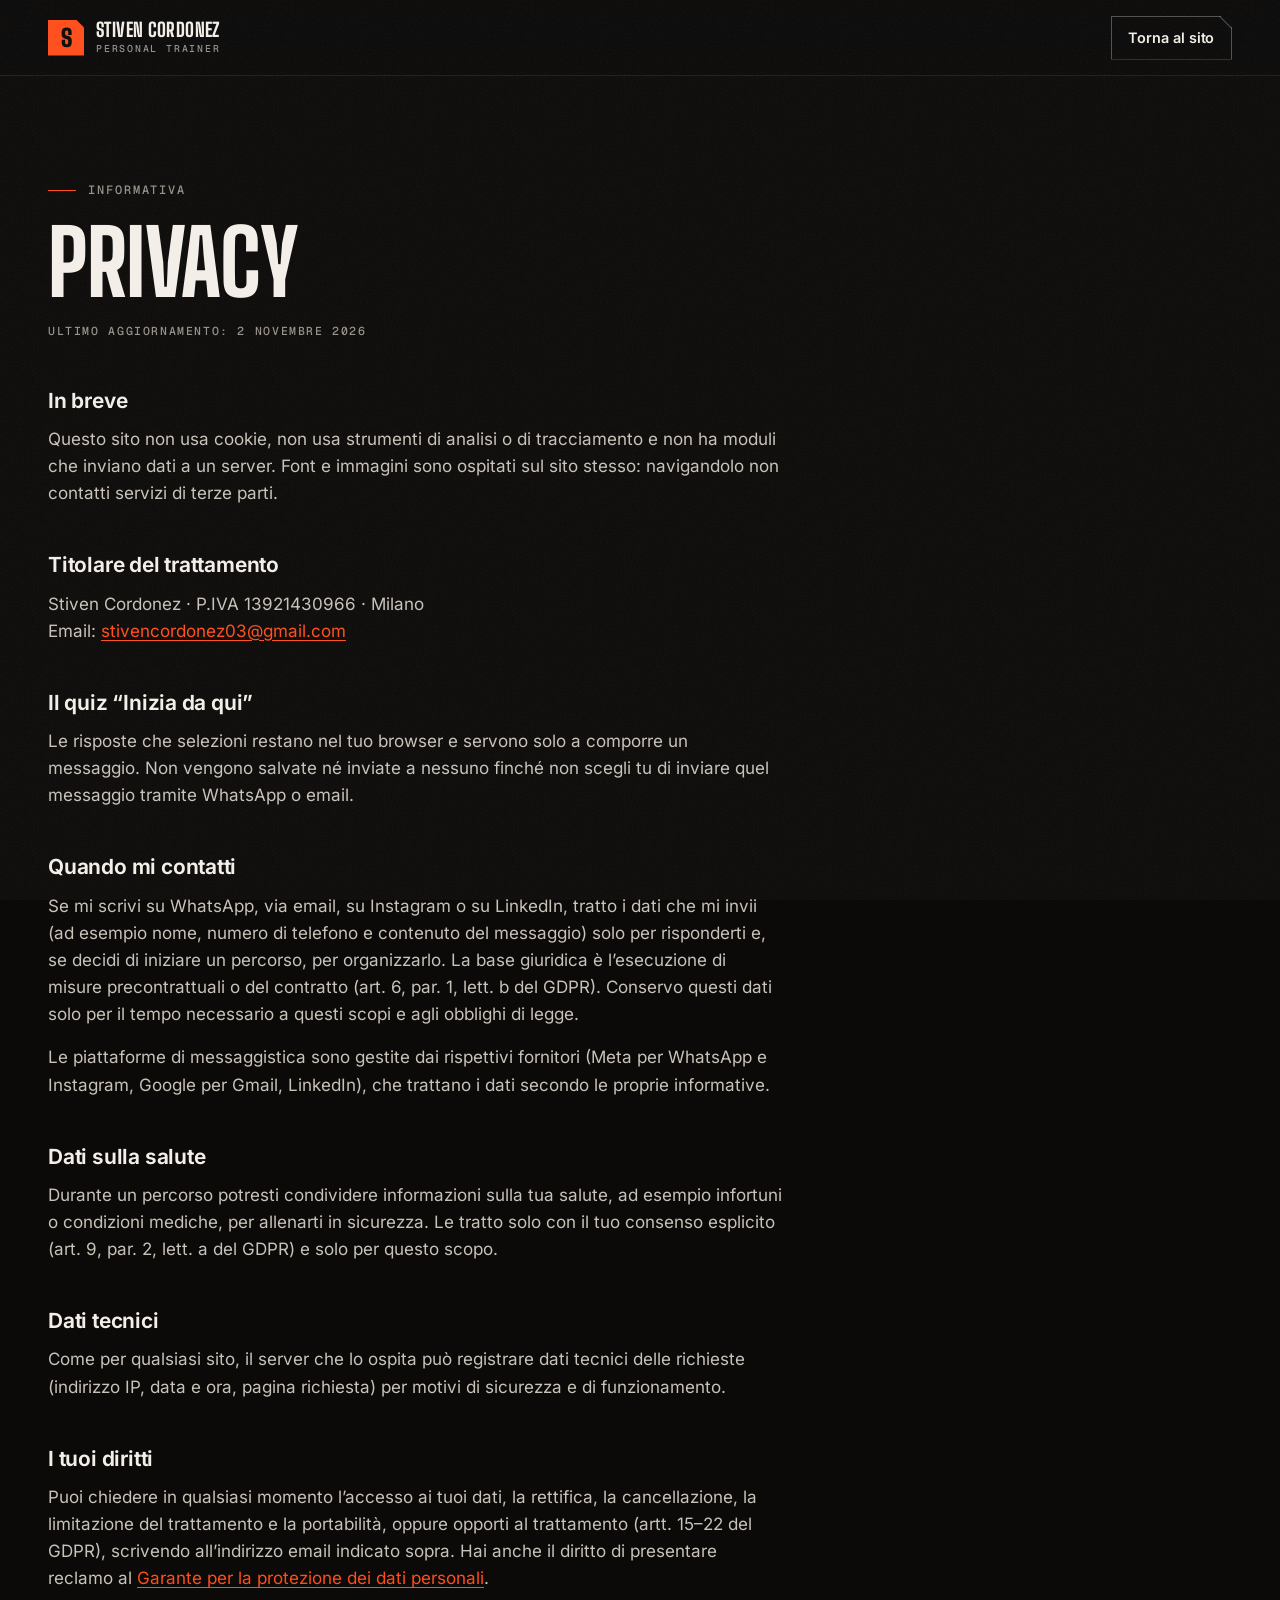
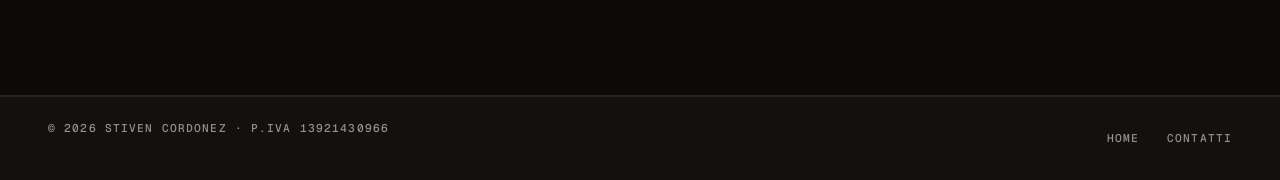
<file: site/public/privacy.html>
<!DOCTYPE html>
<html lang="it">
<head>
  <meta charset="utf-8">
  <meta name="viewport" content="width=device-width, initial-scale=1, viewport-fit=cover">
  <title>Privacy — Stiven Cordonez, Personal Trainer</title>
  <meta name="description" content="Informativa sulla privacy del sito di Stiven Cordonez, Personal Trainer a Milano e online coach.">
  <link rel="canonical" href="https://stivenpt.com/privacy.html">
  <meta name="theme-color" content="#0b0a09">
  <meta name="color-scheme" content="dark">
  <link rel="icon" href="favicon.ico" sizes="32x32">
  <link rel="icon" href="favicon.svg" type="image/svg+xml">
  <link rel="apple-touch-icon" href="apple-touch-icon.png">
  <link rel="manifest" href="site.webmanifest">
  <link rel="preload" href="assets/fonts/big-shoulders-display-var.woff2" as="font" type="font/woff2" crossorigin>
  <link rel="stylesheet" href="assets/css/main.css">
</head>
<body class="page">
  <a class="skip-link" href="#main">Vai al contenuto</a>
  <header class="site-header is-scrolled">
    <div class="site-header__inner container">
      <a class="logo" href="./">
        <span class="logo__mark" aria-hidden="true">S</span>
        <span class="logo__text"><span class="logo__name">Stiven Cordonez</span><span class="logo__role">Personal Trainer</span></span>
      </a>
      <a class="btn btn--ghost btn--sm" href="./"><span>Torna al sito</span></a>
    </div>
  </header>

  <main id="main" class="legal container">
    <p class="eyebrow">Informativa</p>
    <h1 class="display legal__title">Privacy</h1>
    <p class="legal__updated">Ultimo aggiornamento: 2 novembre 2026</p>

    <div class="legal__body">
      <h2>In breve</h2>
      <p>Questo sito non usa cookie, non usa strumenti di analisi o di tracciamento e non ha moduli che inviano dati a un server. Font e immagini sono ospitati sul sito stesso: navigandolo non contatti servizi di terze parti.</p>

      <h2>Titolare del trattamento</h2>
      <p>Stiven Cordonez · P.IVA 13921430966 · Milano<br>Email: <a href="mailto:stivencordonez03@gmail.com">stivencordonez03@gmail.com</a></p>

      <h2>Il quiz “Inizia da qui”</h2>
      <p>Le risposte che selezioni restano nel tuo browser e servono solo a comporre un messaggio. Non vengono salvate né inviate a nessuno finché non scegli tu di inviare quel messaggio tramite WhatsApp o email.</p>

      <h2>Quando mi contatti</h2>
      <p>Se mi scrivi su WhatsApp, via email, su Instagram o su LinkedIn, tratto i dati che mi invii (ad esempio nome, numero di telefono e contenuto del messaggio) solo per risponderti e, se decidi di iniziare un percorso, per organizzarlo. La base giuridica è l’esecuzione di misure precontrattuali o del contratto (art. 6, par. 1, lett. b del GDPR). Conservo questi dati solo per il tempo necessario a questi scopi e agli obblighi di legge.</p>
      <p>Le piattaforme di messaggistica sono gestite dai rispettivi fornitori (Meta per WhatsApp e Instagram, Google per Gmail, LinkedIn), che trattano i dati secondo le proprie informative.</p>

      <h2>Dati sulla salute</h2>
      <p>Durante un percorso potresti condividere informazioni sulla tua salute, ad esempio infortuni o condizioni mediche, per allenarti in sicurezza. Le tratto solo con il tuo consenso esplicito (art. 9, par. 2, lett. a del GDPR) e solo per questo scopo.</p>

      <h2>Dati tecnici</h2>
      <p>Come per qualsiasi sito, il server che lo ospita può registrare dati tecnici delle richieste (indirizzo IP, data e ora, pagina richiesta) per motivi di sicurezza e di funzionamento.</p>

      <h2>I tuoi diritti</h2>
      <p>Puoi chiedere in qualsiasi momento l’accesso ai tuoi dati, la rettifica, la cancellazione, la limitazione del trattamento e la portabilità, oppure opporti al trattamento (artt. 15–22 del GDPR), scrivendo all’indirizzo email indicato sopra. Hai anche il diritto di presentare reclamo al <a href="https://www.garanteprivacy.it/" target="_blank" rel="noopener">Garante per la protezione dei dati personali</a>.</p>
    </div>
  </main>

  <footer class="site-footer site-footer--compact">
    <div class="container site-footer__bottom">
      <p>© 2026 Stiven Cordonez · P.IVA 13921430966</p>
      <p class="site-footer__links"><a href="./">Home</a><a href="./#contatti">Contatti</a></p>
    </div>
  </footer>
</body>
</html>
</file>
<file: site/public/assets/css/main.css>
/* ==========================================================================
   Stiven Cordonez — Personal Trainer
   One stylesheet, no framework, no build step.
   Layers: reset → tokens → base → layout → components → sections → motion → utilities
   ========================================================================== */

@layer reset, tokens, base, layout, components, sections, motion, utilities;

/* Fonts are self-hosted (no third-party requests). Latin subset covers Italian. */
@font-face {
  font-family: "Big Shoulders Display";
  src: url("../fonts/big-shoulders-display-var.woff2") format("woff2");
  font-weight: 100 900;
  font-display: swap;
}
@font-face {
  font-family: "Inter";
  src: url("../fonts/inter-var.woff2") format("woff2");
  font-weight: 100 900;
  font-display: swap;
}
@font-face {
  font-family: "Geist Mono";
  src: url("../fonts/geist-mono-500.woff2") format("woff2");
  font-weight: 500;
  font-display: swap;
}
/* Metric-matched fallback keeps layout stable while Inter loads. */
@font-face {
  font-family: "Inter Fallback";
  src: local("Arial");
  size-adjust: 107%;
  ascent-override: 90%;
  descent-override: 22.5%;
  line-gap-override: 0%;
}

/* -------------------------------------------------------------------------- */
@layer reset {
  *, *::before, *::after { box-sizing: border-box; }
  * { margin: 0; }
  html { -webkit-text-size-adjust: 100%; text-size-adjust: 100%; }
  img, picture, svg, video { display: block; max-width: 100%; }
  img { height: auto; }
  input, button, textarea, select { font: inherit; color: inherit; letter-spacing: inherit; }
  button { background: none; border: 0; padding: 0; cursor: pointer; }
  a { color: inherit; text-decoration: none; }
  ul[role="list"], ol[role="list"] { list-style: none; padding: 0; }
  fieldset { border: 0; padding: 0; min-inline-size: 0; }
  legend { padding: 0; }
  dialog { padding: 0; border: 0; color: inherit; background: none; max-width: none; max-height: none; }
  [hidden] { display: none !important; }
}

/* -------------------------------------------------------------------------- */
@layer tokens {
  :root {
    /* Ink (warm near-blacks) */
    --ink-0: #0b0a09;
    --ink-1: #121110;
    --ink-2: #191716;
    --ink-3: #221f1d;
    /* Bone (warm off-whites) — every text tone passes WCAG AA on every ink */
    --bone: #f3efe8;
    --bone-2: #c8c2b9;
    --bone-3: #969089;
    /* Fire — the one accent */
    --fire: #ff4d1a;
    --fire-hi: #ff6a3d;
    --fire-glow: rgb(255 77 26 / 0.45);
    --on-fire: #0b0a09;
    /* Lines */
    --line: rgb(243 239 232 / 0.09);
    --line-2: rgb(243 239 232 / 0.16);
    --line-3: rgb(243 239 232 / 0.3);

    /* Type */
    --font-display: "Big Shoulders Display", "Arial Narrow", "Helvetica Neue", Impact, sans-serif;
    --font-sans: "Inter", "Inter Fallback", ui-sans-serif, system-ui, -apple-system, "Segoe UI", Roboto, sans-serif;
    --font-mono: "Geist Mono", ui-monospace, SFMono-Regular, Menlo, Consolas, monospace;

    --step--1: clamp(0.84rem, 0.82rem + 0.1vw, 0.9rem);
    --step-0: clamp(1rem, 0.97rem + 0.15vw, 1.0625rem);
    --step-1: clamp(1.125rem, 1.06rem + 0.3vw, 1.3rem);
    --step-2: clamp(1.35rem, 1.2rem + 0.65vw, 1.75rem);
    --step-3: clamp(2.4rem, 1.6rem + 3.4vw, 4.25rem);
    --step-4: clamp(2.75rem, 1.55rem + 5.1vw, 6rem);

    /* Space & layout */
    --container: 82.5rem;
    --gutter: clamp(1.25rem, 0.5rem + 3.2vw, 3rem);
    --space-section: clamp(5rem, 3rem + 7.5vw, 9rem);
    --header-h: 4rem;

    /* Motion */
    --ease-out: cubic-bezier(0.22, 1, 0.36, 1);
    --ease-in-out: cubic-bezier(0.65, 0, 0.35, 1);

    /* Brand shape: one bevelled corner, everywhere */
    --cut: 12px;
    --cut-lg: 28px;
  }
  @media (min-width: 961px) {
    :root { --header-h: 4.75rem; }
  }
}

/* -------------------------------------------------------------------------- */
@layer base {
  html {
    color-scheme: dark;
    scroll-behavior: smooth;
    scroll-padding-top: calc(var(--header-h) + 1rem);
  }
  @media (prefers-reduced-motion: reduce) { html { scroll-behavior: auto; } }
  html.menu-open { overflow: hidden; }

  body {
    min-height: 100svh;
    background: var(--ink-0);
    color: var(--bone);
    font-family: var(--font-sans);
    font-size: var(--step-0);
    line-height: 1.6;
    -webkit-font-smoothing: antialiased;
    -moz-osx-font-smoothing: grayscale;
    overflow-x: clip;
  }

  /* Film grain over everything: the detail that turns flat dark into "printed". */
  body::after {
    content: "";
    position: fixed;
    inset: 0;
    z-index: 90;
    pointer-events: none;
    opacity: 0.06;
    background-image: url("data:image/svg+xml,%3Csvg xmlns='http://www.w3.org/2000/svg' width='240' height='240'%3E%3Cfilter id='n'%3E%3CfeTurbulence type='fractalNoise' baseFrequency='0.9' numOctaves='3' stitchTiles='stitch'/%3E%3CfeColorMatrix values='0 0 0 0 1 0 0 0 0 1 0 0 0 0 1 0 0 0 0.85 0'/%3E%3C/filter%3E%3Crect width='100%25' height='100%25' filter='url(%23n)'/%3E%3C/svg%3E");
  }

  h1, h2, h3, h4 { font-weight: inherit; line-height: 1.1; text-wrap: balance; }
  p { text-wrap: pretty; }
  strong { font-weight: 600; }
  ::selection { background: var(--fire); color: var(--on-fire); }
  :focus-visible { outline: 2px solid var(--fire); outline-offset: 3px; }
  .icon { width: 1.25em; height: 1.25em; flex: none; }
}

/* -------------------------------------------------------------------------- */
@layer layout {
  .container {
    width: 100%;
    max-width: calc(var(--container) + var(--gutter) * 2);
    margin-inline: auto;
    padding-inline: var(--gutter);
  }
  .section { position: relative; padding-block: var(--space-section); }
  .section--alt { background: var(--ink-1); }
}

/* -------------------------------------------------------------------------- */
@layer components {
  /* Display type */
  .display {
    font-family: var(--font-display);
    font-weight: 800;
    text-transform: uppercase;
    line-height: 0.9;
    letter-spacing: -0.005em;
  }
  .h2 { font-size: var(--step-4); }
  .dim { color: var(--bone-3); }
  .h2 .dim { display: block; }
  .fire { color: var(--fire); }

  /* Eyebrow / section label:  ——  02  IL METODO */
  .eyebrow {
    display: inline-flex;
    align-items: center;
    gap: 0.75rem;
    margin-bottom: 1.5rem;
    font: 500 0.75rem/1.2 var(--font-mono);
    letter-spacing: 0.16em;
    text-transform: uppercase;
    color: var(--bone-3);
  }
  .eyebrow::before { content: ""; width: 1.75rem; height: 1px; background: var(--fire); }
  .eyebrow > span:first-child:not(.pulse) { color: var(--fire); }

  /* Buttons — solid fill uses a clipped layer so the focus ring is never clipped */
  .btn {
    --btn-bg: var(--fire);
    --btn-fg: var(--on-fire);
    position: relative;
    isolation: isolate;
    display: inline-flex;
    align-items: center;
    justify-content: center;
    gap: 0.7rem;
    min-height: 3.5rem;
    padding: 0 1.6rem;
    color: var(--btn-fg);
    font: 600 1rem/1.1 var(--font-sans);
    letter-spacing: -0.005em;
    white-space: nowrap;
    -webkit-tap-highlight-color: transparent;
    transition: color 0.25s var(--ease-out), transform 0.25s var(--ease-out);
  }
  .btn::before {
    content: "";
    position: absolute;
    inset: 0;
    z-index: -1;
    background: var(--btn-bg);
    clip-path: polygon(0 0, calc(100% - var(--cut)) 0, 100% var(--cut), 100% 100%, 0 100%);
    transition: background-color 0.25s var(--ease-out);
  }
  .btn .icon { width: 1.1rem; height: 1.1rem; transition: transform 0.35s var(--ease-out); }
  .btn:hover { --btn-bg: var(--fire-hi); }
  .btn:hover .icon:last-child { transform: translateX(3px); }
  .btn:active { transform: translateY(1px); }
  .btn--sm { min-height: 2.75rem; padding: 0 1.1rem; font-size: 0.9rem; }
  .btn--lg { min-height: 4rem; padding: 0 2rem; font-size: 1.0625rem; }
  .btn--block { display: flex; width: 100%; }

  /* Ghost: hairline border that follows the bevel (diagonal drawn by ::after) */
  .btn--ghost { --btn-bg: transparent; --btn-fg: var(--bone); }
  .btn--ghost::before { border: 1px solid var(--line-3); }
  .btn--ghost::after {
    content: "";
    position: absolute;
    top: 0;
    left: calc(100% - var(--cut));
    width: calc(var(--cut) * 1.4142);
    height: 1px;
    background: var(--line-3);
    transform-origin: 0 0;
    transform: rotate(45deg);
    transition: background-color 0.25s var(--ease-out);
  }
  .btn--ghost:hover { --btn-bg: rgb(243 239 232 / 0.06); }
  .btn--ghost:hover::before { border-color: var(--bone); }
  .btn--ghost:hover::after { background: var(--bone); }

  /* Image frame with the brand bevel */
  .frame {
    --frame-cut: var(--cut-lg);
    position: relative;
    overflow: hidden;
    background: var(--ink-2);
    clip-path: polygon(0 0, calc(100% - var(--frame-cut)) 0, 100% var(--frame-cut), 100% 100%, 0 100%);
  }
  .frame img { width: 100%; height: 100%; object-fit: cover; }

  .caption {
    margin-top: 1.25rem;
    font: 500 0.7rem/1.4 var(--font-mono);
    letter-spacing: 0.14em;
    text-transform: uppercase;
    color: var(--bone-3);
  }

  /* Diamond-bullet list */
  .ticks { display: grid; gap: 0.6rem; }
  .ticks li { display: flex; gap: 0.75rem; align-items: baseline; font-size: 0.95rem; color: var(--bone-2); }
  .ticks li::before {
    content: "";
    flex: none;
    width: 0.4rem;
    height: 0.4rem;
    background: var(--fire);
    transform: translateY(-0.12em) rotate(45deg);
  }

  .link-arrow {
    display: inline-flex;
    align-items: center;
    gap: 0.4rem;
    color: var(--fire);
    font-weight: 600;
    transition: color 0.2s;
  }
  .link-arrow .icon { width: 1rem; height: 1rem; transition: transform 0.3s var(--ease-out); }
  .link-arrow:hover { color: var(--fire-hi); }
  .link-arrow:hover .icon { transform: translate(2px, -2px); }

  .social-row { display: flex; gap: 0.5rem; }
  .social-row a {
    width: 2.75rem;
    height: 2.75rem;
    display: grid;
    place-items: center;
    border: 1px solid var(--line-2);
    color: var(--bone-2);
    transition: background-color 0.25s, border-color 0.25s, color 0.25s;
  }
  .social-row a:hover { background: var(--fire); border-color: var(--fire); color: var(--on-fire); }
  .social-row .icon { width: 1.1rem; height: 1.1rem; }

  /* Section header: title left, intro right on wide screens */
  .section-head { display: grid; gap: 1.5rem 4rem; margin-bottom: clamp(3rem, 6vw, 5rem); }
  .section-head .eyebrow { margin-bottom: 1.25rem; }
  .section-head__intro { font-size: var(--step-1); color: var(--bone-2); max-width: 34rem; }
  @media (min-width: 900px) {
    .section-head { grid-template-columns: minmax(0, 1.5fr) minmax(0, 1fr); align-items: end; }
    .section-head__intro { padding-bottom: 0.35rem; }
  }
  .section-head--center { text-align: center; justify-items: center; }
  @media (min-width: 900px) { .section-head--center { grid-template-columns: minmax(0, 1fr); } }
  .section-head--center .h2 { max-width: 14ch; }
  .section-head--center .section-head__intro { max-width: 40rem; }
}

/* -------------------------------------------------------------------------- */
@layer sections {
  /* ---------- Header ---------- */
  .site-header {
    position: fixed;
    inset: 0 0 auto;
    z-index: 50;
    height: var(--header-h);
    border-bottom: 1px solid transparent;
    transition: transform 0.45s var(--ease-out), background-color 0.3s, border-color 0.3s;
  }
  .site-header.is-scrolled,
  html.menu-open .site-header {
    background: rgb(11 10 9 / 0.78);
    -webkit-backdrop-filter: blur(16px) saturate(140%);
    backdrop-filter: blur(16px) saturate(140%);
    border-bottom-color: var(--line);
  }
  html.menu-open .site-header { background: var(--ink-0); }
  .site-header.is-hidden { transform: translateY(-100%); }
  .site-header__inner { height: 100%; display: flex; align-items: center; gap: 2.5rem; }

  .logo { display: inline-flex; align-items: center; gap: 0.75rem; }
  .logo__mark {
    width: 2.25rem;
    height: 2.25rem;
    display: grid;
    place-items: center;
    padding-top: 0.1rem;
    background: var(--fire);
    color: var(--on-fire);
    font: 900 1.5rem/1 var(--font-display);
    clip-path: polygon(0 0, calc(100% - 8px) 0, 100% 8px, 100% 100%, 0 100%);
  }
  .logo__text { display: grid; gap: 0.32rem; line-height: 1; }
  .logo__name { font: 800 1.2rem/0.9 var(--font-display); text-transform: uppercase; letter-spacing: 0.02em; }
  .logo__role { font: 500 0.62rem/1 var(--font-mono); text-transform: uppercase; letter-spacing: 0.18em; color: var(--bone-3); }

  .nav { margin-left: auto; }
  .nav__list { display: flex; gap: 2.25rem; }
  .nav__list a {
    position: relative;
    display: block;
    padding-block: 0.5rem;
    font-size: 0.92rem;
    font-weight: 500;
    color: var(--bone-2);
    transition: color 0.2s;
  }
  .nav__list a::after {
    content: "";
    position: absolute;
    left: 0;
    right: 0;
    bottom: 0;
    height: 1px;
    background: var(--fire);
    transform: scaleX(0);
    transform-origin: right;
    transition: transform 0.4s var(--ease-out);
  }
  .nav__list a:hover,
  .nav__list a[aria-current="true"] { color: var(--bone); }
  .nav__list a:hover::after,
  .nav__list a[aria-current="true"]::after { transform: scaleX(1); transform-origin: left; }

  .menu-toggle {
    display: none;
    align-items: center;
    gap: 0.75rem;
    height: 2.75rem;
    margin-left: auto;
    padding-inline: 0.25rem;
    font: 500 0.72rem/1 var(--font-mono);
    letter-spacing: 0.16em;
    text-transform: uppercase;
  }
  .menu-toggle__bars { position: relative; width: 1.5rem; height: 0.7rem; }
  .menu-toggle__bars span {
    position: absolute;
    left: 0;
    width: 100%;
    height: 1.5px;
    background: currentColor;
    transition: transform 0.4s var(--ease-out), top 0.4s var(--ease-out);
  }
  .menu-toggle__bars span:first-child { top: 0; }
  .menu-toggle__bars span:last-child { top: calc(100% - 1.5px); }
  .menu-toggle[aria-expanded="true"] .menu-toggle__bars span:first-child { top: calc(50% - 0.75px); transform: rotate(45deg); }
  .menu-toggle[aria-expanded="true"] .menu-toggle__bars span:last-child { top: calc(50% - 0.75px); transform: rotate(-45deg); }

  @media (max-width: 960px) {
    .nav, .site-header__cta { display: none; }
    .menu-toggle { display: inline-flex; }
  }

  /* ---------- Mobile menu ---------- */
  .mobile-menu {
    position: fixed;
    inset: 0;
    z-index: 45;
    overflow-y: auto;
    padding: calc(var(--header-h) + 1.5rem) 0 calc(2rem + env(safe-area-inset-bottom));
    background: var(--ink-0);
    opacity: 1;
    transform: none;
    transition: opacity 0.35s var(--ease-out), transform 0.45s var(--ease-out);
  }
  @starting-style {
    .mobile-menu { opacity: 0; transform: translateY(-0.75rem); }
  }
  .mobile-menu__inner { display: grid; gap: 2rem; }
  .mobile-menu__list { border-top: 1px solid var(--line); }
  .mobile-menu__list a {
    display: flex;
    align-items: baseline;
    gap: 1rem;
    padding: 0.85rem 0 0.7rem;
    border-bottom: 1px solid var(--line);
    font: 800 clamp(2rem, 8.6vw, 3.25rem)/1 var(--font-display);
    text-transform: uppercase;
  }
  .mobile-menu__list a span { font: 500 0.72rem/1 var(--font-mono); letter-spacing: 0.14em; color: var(--fire); }

  /* ---------- Hero ---------- */
  .hero {
    position: relative;
    isolation: isolate;
    display: grid;
    grid-template-rows: 1fr auto;
    min-height: 100svh;
    padding-top: var(--header-h);
    overflow: clip;
  }
  .hero__media { position: absolute; z-index: -1; inset: 0 0 auto; height: min(78svh, 130vw); margin: 0; }
  .hero__media picture,
  .hero__media img { width: 100%; height: 100%; }
  .hero__media img { object-fit: cover; object-position: 50% 12%; }
  .hero__media::after {
    content: "";
    position: absolute;
    inset: 0;
    background:
      linear-gradient(0deg, var(--ink-0) 2%, rgb(11 10 9 / 0.92) 26%, rgb(11 10 9 / 0.6) 50%, rgb(11 10 9 / 0.25) 72%, rgb(11 10 9 / 0.45) 100%);
  }
  .hero__badge {
    position: absolute;
    right: var(--gutter);
    bottom: calc(100% + 1.75rem);
    display: flex;
    align-items: center;
    gap: 0.75rem;
    padding: 0.7rem 0.9rem;
    background: rgb(11 10 9 / 0.55);
    -webkit-backdrop-filter: blur(10px);
    backdrop-filter: blur(10px);
    border: 1px solid var(--line-2);
    font: 500 0.68rem/1.35 var(--font-mono);
    letter-spacing: 0.12em;
    text-transform: uppercase;
    color: var(--bone-2);
  }
  .hero__badge strong {
    display: block;
    margin-top: 0.15rem;
    font: 700 0.9rem/1.2 var(--font-sans);
    letter-spacing: 0;
    text-transform: none;
    color: var(--bone);
  }
  .hero__badge .icon { width: 1.6rem; height: 1.6rem; color: var(--fire); }

  .hero__inner { align-self: end; padding-block: 24svh 1.5rem; }
  .hero__copy { max-width: 46rem; }
  @media (min-width: 1024px) { .hero__copy { max-width: none; } }
  .hero__eyebrow::before { display: none; }
  .hero__eyebrow-extra::before { content: "·"; margin-right: 0.75rem; }
  @media (max-width: 1023.98px) {
    .hero__badge { display: none; }
    .hero__eyebrow { color: var(--bone-2); }
  }
  @media (max-width: 639.98px) { .hero__eyebrow { margin-bottom: 1rem; font-size: 0.68rem; letter-spacing: 0.12em; } }
  @media (max-width: 419.98px) { .hero__eyebrow-extra { display: none; } }
  .pulse {
    width: 0.5rem;
    height: 0.5rem;
    border-radius: 50%;
    background: var(--fire);
  }
  .hero__title { font-size: 11.4vw; font-weight: 900; line-height: 0.86; letter-spacing: -0.01em; }
  .line { display: block; overflow: clip; padding-bottom: 0.02em; }
  .line__inner { display: block; }
  .line--fire { color: var(--fire); }
  .hero .line:nth-child(2) { --i: 1; }
  .hero .line:nth-child(3) { --i: 2; }
  .hero__lead { margin-top: 1.5rem; max-width: 34rem; font-size: var(--step-1); line-height: 1.55; color: var(--bone-2); }
  .hero__actions { display: flex; flex-wrap: wrap; gap: 0.75rem 1rem; margin-top: 2rem; }
  .hero__note {
    margin-top: 1.25rem;
    font: 500 0.68rem/1.6 var(--font-mono);
    letter-spacing: 0.1em;
    text-transform: uppercase;
    color: var(--bone-3);
  }
  .hero__stats { position: relative; padding-bottom: 2.5rem; }
  .stats { display: grid; grid-template-columns: repeat(2, minmax(0, 1fr)); border-top: 1px solid var(--line-2); }
  .stat { display: flex; flex-direction: column-reverse; gap: 0.55rem; padding: 1.4rem 1rem 0 0; }
  .stat:nth-child(even) { padding-left: 1.25rem; border-left: 1px solid var(--line); }
  .stat:nth-child(n + 3) { margin-top: 1.4rem; border-top: 1px solid var(--line); }
  .stat dd { font: 800 clamp(2.4rem, 1.6rem + 2.2vw, 3.6rem)/0.85 var(--font-display); font-variant-numeric: tabular-nums; }
  .stat dt { font: 500 0.68rem/1.3 var(--font-mono); letter-spacing: 0.14em; text-transform: uppercase; color: var(--bone-3); }

  @media (max-width: 1023.98px) {
    .hero__actions .btn { flex: 1 1 100%; }
  }
  @media (min-width: 640px) and (max-width: 1023.98px) {
    .hero__title { font-size: 10vw; }
    .hero__actions .btn { flex: 0 1 auto; }
  }
  @media (min-width: 1024px) {
    .hero__media { inset: 0 0 0 auto; width: 47%; height: auto; }
    .hero__media img { object-position: 50% 18%; }
    .hero__media::after {
      background:
        linear-gradient(90deg, var(--ink-0) 0%, rgb(11 10 9 / 0.62) 16%, rgb(11 10 9 / 0) 46%),
        linear-gradient(0deg, var(--ink-0) 0%, rgb(11 10 9 / 0) 30%),
        linear-gradient(180deg, rgb(11 10 9 / 0.6) 0%, rgb(11 10 9 / 0) 20%);
    }
    .hero__inner { align-self: center; padding-block: 3rem 2rem; }
    .hero__title { font-size: clamp(5rem, 0.9rem + 6.5vw, 8.5rem); }
    .hero__lead { margin-top: 2rem; }
    .hero__actions { margin-top: 2.5rem; }
    .stats { grid-template-columns: repeat(4, minmax(0, 1fr)); }
    .stat:nth-child(n) { margin-top: 0; padding-left: 1.5rem; border-top: 0; border-left: 1px solid var(--line); }
    .stat:first-child { padding-left: 0; border-left: 0; }
  }

  /* ---------- Marquee ---------- */
  .marquee-wrap { position: relative; z-index: 2; overflow-x: clip; }
  .marquee {
    position: relative;
    z-index: 2;
    padding-block: 1rem 0.9rem;
    overflow: hidden;
    background: var(--fire);
    color: var(--on-fire);
  }
  .marquee__track { display: flex; width: max-content; }
  .marquee span {
    display: inline-flex;
    align-items: center;
    gap: 1.75rem;
    padding-right: 1.75rem;
    font: 800 clamp(1.4rem, 0.95rem + 1.5vw, 2.35rem)/1 var(--font-display);
    letter-spacing: 0.01em;
    text-transform: uppercase;
    white-space: nowrap;
  }
  .marquee span::after {
    content: "";
    width: 0.3em;
    height: 0.3em;
    background: currentColor;
    transform: translateY(-0.04em) rotate(45deg);
  }

  /* ---------- 01 About ---------- */
  .about__grid { display: grid; gap: 3.5rem; }
  .about__media { position: relative; width: min(100%, 32rem); }
  .about__media::before {
    content: "";
    position: absolute;
    inset: 2.25rem -1.25rem 2.75rem 1.25rem;
    z-index: -1;
    border: 1px solid rgb(255 77 26 / 0.5);
  }
  @media (max-width: 639.98px) { .about__media::before { inset: 2rem -0.6rem 2.6rem 0.75rem; } }
  @media (min-width: 640px) and (max-width: 1023.98px) { .about__media { margin-inline: auto; } }
  .about__media .frame { aspect-ratio: 4 / 5; }
  .about__media .frame img { object-position: 50% 30%; }
  .prose { display: grid; gap: 1.1rem; max-width: 36rem; margin-top: 2rem; color: var(--bone-2); }
  .pullquote {
    max-width: 32rem;
    margin-top: 2.25rem;
    padding-left: 1.5rem;
    border-left: 2px solid var(--fire);
    font: 500 var(--step-1)/1.45 var(--font-sans);
    color: var(--bone);
  }
  .creds { max-width: 36rem; margin-top: 2.5rem; border-top: 1px solid var(--line); }
  .cred {
    display: grid;
    grid-template-columns: auto minmax(0, 1fr) auto;
    align-items: center;
    gap: 0.4rem 1rem;
    padding-block: 1.1rem;
    border-bottom: 1px solid var(--line);
  }
  .cred__icon {
    width: 2.75rem;
    height: 2.75rem;
    display: grid;
    place-items: center;
    background: var(--ink-2);
    border: 1px solid var(--line);
    color: var(--fire);
  }
  .cred__text { display: grid; gap: 0.1rem; }
  .cred__text span { font-size: 0.9rem; color: var(--bone-3); }
  .cred__action {
    display: inline-flex;
    align-items: center;
    gap: 0.4rem;
    padding: 0.6rem 0;
    font: 500 0.7rem/1 var(--font-mono);
    letter-spacing: 0.12em;
    text-transform: uppercase;
    color: var(--fire);
    transition: color 0.2s;
  }
  .cred__action .icon { width: 0.95rem; height: 0.95rem; transition: transform 0.3s var(--ease-out); }
  .cred__action:hover { color: var(--fire-hi); }
  .cred__action:hover .icon { transform: translate(2px, -2px); }
  @media (max-width: 559.98px) {
    .cred__action { grid-column: 2 / -1; justify-self: start; padding-top: 0.15rem; }
  }
  @media (min-width: 1024px) {
    .about__grid { grid-template-columns: minmax(0, 5fr) minmax(0, 6fr); align-items: center; gap: clamp(4rem, 8vw, 9rem); }
  }

  /* ---------- 02 Method ---------- */
  .method { background: var(--ink-1); border-block: 1px solid var(--line); }
  .pillars {
    display: grid;
    gap: 1px;
    background: var(--line);
    border: 1px solid var(--line);
  }
  @media (min-width: 700px) { .pillars { grid-template-columns: repeat(2, minmax(0, 1fr)); } }
  @media (min-width: 1100px) { .pillars { grid-template-columns: repeat(3, minmax(0, 1fr)); } }
  .pillar {
    position: relative;
    display: flex;
    flex-direction: column;
    gap: 1rem;
    padding: clamp(1.75rem, 3vw, 2.5rem);
    background: var(--ink-1);
    overflow: hidden;
  }
  .pillar::before {
    content: "";
    position: absolute;
    inset: 0;
    background: radial-gradient(26rem circle at var(--mx, 50%) var(--my, 0%), rgb(255 77 26 / 0.1), transparent 45%);
    opacity: 0;
    transition: opacity 0.5s;
    pointer-events: none;
  }
  .pillar:hover::before { opacity: 1; }
  .pillar__top { display: flex; align-items: center; justify-content: space-between; margin-bottom: 1.5rem; }
  .pillar__num { font: 500 0.75rem/1 var(--font-mono); letter-spacing: 0.14em; color: var(--bone-3); }
  .pillar__icon {
    width: 3.25rem;
    height: 3.25rem;
    display: grid;
    place-items: center;
    border: 1px solid var(--line-2);
    color: var(--fire);
    transition: background-color 0.35s var(--ease-out), color 0.35s, border-color 0.35s;
  }
  .pillar__icon .icon { width: 1.6rem; height: 1.6rem; }
  .pillar:hover .pillar__icon { background: var(--fire); border-color: var(--fire); color: var(--on-fire); }
  .pillar__title { font: 650 var(--step-2)/1.15 var(--font-sans); letter-spacing: -0.02em; }
  .pillar__text { color: var(--bone-2); }
  .pillar .ticks { margin-top: auto; padding-top: 1.4rem; border-top: 1px solid var(--line); }
  @media (max-width: 699.98px) {
    .pillar { gap: 0.75rem; padding: 1.5rem 1.25rem; }
    .pillar__top { margin-bottom: 0.5rem; }
    .pillar__icon { width: 2.5rem; height: 2.5rem; }
    .pillar__icon .icon { width: 1.3rem; height: 1.3rem; }
    .pillar .ticks { gap: 0.45rem; padding-top: 1rem; }
  }

  /* ---------- 03 Modes ---------- */
  .modes__grid { display: grid; gap: 1.25rem; }
  .mode {
    position: relative;
    isolation: isolate;
    display: grid;
    overflow: hidden;
    background: var(--ink-2);
    clip-path: polygon(0 0, calc(100% - var(--cut-lg)) 0, 100% var(--cut-lg), 100% 100%, 0 100%);
  }
  .mode__media { display: block; aspect-ratio: 4 / 3; overflow: hidden; }
  .mode__media img { width: 100%; height: 100%; object-fit: cover; object-position: 50% 25%; transition: transform 1.4s var(--ease-out); }
  .mode:hover .mode__media img { transform: scale(1.04); }
  .mode__body { display: grid; align-content: start; gap: 1rem; padding: clamp(1.5rem, 3vw, 2.5rem); }
  .mode__kicker {
    display: inline-flex;
    align-items: center;
    gap: 0.55rem;
    font: 500 0.72rem/1 var(--font-mono);
    letter-spacing: 0.14em;
    text-transform: uppercase;
    color: var(--fire);
  }
  .mode__kicker .icon { width: 1rem; height: 1rem; }
  .mode__title { font-size: var(--step-3); font-weight: 800; }
  .mode__text { max-width: 31rem; color: var(--bone-2); }
  .mode .ticks { grid-template-columns: repeat(auto-fit, minmax(13rem, 1fr)); gap: 0.55rem 1.5rem; margin-block: 0.35rem 0.85rem; }
  .mode .btn { justify-self: start; }
  @media (min-width: 900px) {
    .modes__grid { grid-template-columns: repeat(2, minmax(0, 1fr)); }
    .mode { min-height: 47rem; }
    .mode__media { position: absolute; inset: 0; z-index: -1; aspect-ratio: auto; }
    .mode__media::after {
      content: "";
      position: absolute;
      inset: 0;
      background: linear-gradient(0deg, var(--ink-0) 0%, rgb(11 10 9 / 0.93) 36%, rgb(11 10 9 / 0.35) 66%, rgb(11 10 9 / 0.12) 100%);
    }
    .mode__body { align-self: end; }
  }

  /* ---------- 04 Journey ---------- */
  .journey { background: var(--ink-1); border-block: 1px solid var(--line); }
  .journey__grid { display: grid; gap: 3rem; }
  .journey__intro { max-width: 30rem; margin-top: 1.5rem; font-size: var(--step-1); color: var(--bone-2); }
  .journey__cta { margin-top: 2.5rem; }
  @media (min-width: 1024px) {
    .journey__grid { grid-template-columns: minmax(0, 5fr) minmax(0, 7fr); gap: clamp(4rem, 8vw, 8rem); }
    .journey__sticky { position: sticky; top: calc(var(--header-h) + 2.5rem); }
  }

  .steps { position: relative; }
  .steps::before,
  .steps::after {
    content: "";
    position: absolute;
    top: 0.5rem;
    bottom: 0.5rem;
    left: 0;
    width: 1px;
    background: var(--line-2);
  }
  .steps::after {
    background: var(--fire);
    box-shadow: 0 0 14px var(--fire-glow);
    transform-origin: top;
    transform: scaleY(var(--progress, 1));
  }
  .step {
    position: relative;
    display: grid;
    grid-template-columns: clamp(4.25rem, 3rem + 4vw, 7rem) minmax(0, 1fr);
    gap: 1rem 1.5rem;
    padding: 2.4rem 0 2.4rem clamp(1.5rem, 1rem + 2vw, 2.75rem);
    border-bottom: 1px solid var(--line);
  }
  .step:last-child { border-bottom: 0; }
  .step::before {
    content: "";
    position: absolute;
    top: 2.95rem;
    left: -4px;
    width: 9px;
    height: 9px;
    background: var(--ink-1);
    border: 1px solid var(--line-3);
    transform: rotate(45deg);
    transition: background-color 0.4s, border-color 0.4s;
  }
  .step__num {
    font: 900 clamp(3.2rem, 2.2rem + 3vw, 5.25rem)/0.8 var(--font-display);
    color: var(--fire);
    -webkit-text-stroke: 1px var(--fire);
    transition: color 0.5s var(--ease-out), -webkit-text-stroke-color 0.5s var(--ease-out);
  }
  .step__title { margin-bottom: 0.6rem; font: 650 var(--step-2)/1.15 var(--font-sans); letter-spacing: -0.02em; }
  .step__body p { max-width: 32rem; color: var(--bone-2); }
  html.js .step__num { color: transparent; -webkit-text-stroke-color: var(--bone-3); }
  html.js .step.is-active .step__num { color: var(--fire); -webkit-text-stroke-color: var(--fire); }
  .step.is-active::before { background: var(--fire); border-color: var(--fire); }

  /* ---------- 05 Results (before / after) ---------- */
  .compare-wrap { max-width: 70rem; margin-inline: auto; }
  .compare {
    --pos: 50%;
    position: relative;
    aspect-ratio: 1123 / 702;
    overflow: hidden;
    background: var(--ink-2);
    cursor: ew-resize;
    touch-action: pan-y;
    user-select: none;
    -webkit-user-select: none;
    clip-path: polygon(0 0, calc(100% - var(--cut-lg)) 0, 100% var(--cut-lg), 100% 100%, 0 100%);
  }
  .compare picture,
  .compare img { position: absolute; inset: 0; width: 100%; height: 100%; }
  .compare img { object-fit: cover; pointer-events: none; -webkit-user-drag: none; }
  .compare__before { clip-path: inset(0 calc(100% - var(--pos)) 0 0); }
  .compare__tag {
    position: absolute;
    top: clamp(0.75rem, 2vw, 1.25rem);
    z-index: 2;
    padding: 0.5rem 0.7rem;
    font: 500 0.7rem/1 var(--font-mono);
    letter-spacing: 0.14em;
    text-transform: uppercase;
    background: rgb(11 10 9 / 0.7);
    -webkit-backdrop-filter: blur(8px);
    backdrop-filter: blur(8px);
    border: 1px solid var(--line-2);
  }
  .compare__tag--before { left: clamp(0.75rem, 2vw, 1.25rem); }
  .compare__tag--after { right: clamp(2.5rem, 4vw, 3.25rem); background: var(--fire); border-color: var(--fire); color: var(--on-fire); }
  .compare__handle {
    position: absolute;
    top: 0;
    bottom: 0;
    left: var(--pos);
    z-index: 3;
    width: 2px;
    margin-left: -1px;
    background: var(--fire);
    box-shadow: 0 0 22px var(--fire-glow);
  }
  .compare__knob {
    position: absolute;
    top: 50%;
    left: 50%;
    width: 3.25rem;
    height: 3.25rem;
    display: grid;
    place-items: center;
    background: var(--fire);
    color: var(--on-fire);
    box-shadow: 0 12px 30px rgb(0 0 0 / 0.45);
    transform: translate(-50%, -50%);
    transition: transform 0.25s var(--ease-out);
  }
  .compare__knob .icon { width: 1.4rem; height: 1.4rem; }
  .compare:hover .compare__knob,
  .compare.is-dragging .compare__knob { transform: translate(-50%, -50%) scale(1.08); }
  .compare__range { position: absolute; width: 1px; height: 1px; overflow: hidden; clip-path: inset(50%); white-space: nowrap; }
  .compare:has(.compare__range:focus-visible) .compare__knob { outline: 2px solid var(--bone); outline-offset: 4px; }
  .compare__caption {
    display: flex;
    flex-wrap: wrap;
    justify-content: space-between;
    gap: 0.75rem 1.5rem;
    margin-top: 1.25rem;
    font: 500 0.7rem/1.4 var(--font-mono);
    letter-spacing: 0.14em;
    text-transform: uppercase;
    color: var(--bone-3);
  }
  .compare__hint { display: inline-flex; align-items: center; gap: 0.5rem; }
  .compare__hint .icon { width: 1rem; height: 1rem; color: var(--fire); }
  @media (max-width: 639.98px) {
    .compare-wrap { margin-inline: calc(var(--gutter) * -1); }
    .compare { aspect-ratio: 5 / 4; clip-path: none; }
    .compare__tag--after { right: 0.75rem; }
    .compare__knob { width: 2.75rem; height: 2.75rem; }
    .compare__caption { padding-inline: var(--gutter); }
  }

  /* ---------- 06 Start (quiz) ---------- */
  .start { background: var(--ink-1); border-block: 1px solid var(--line); overflow: clip; }
  .start::before {
    content: "";
    position: absolute;
    left: -24rem;
    top: -12rem;
    width: 64rem;
    height: 64rem;
    background: radial-gradient(circle, rgb(255 77 26 / 0.13), transparent 62%);
    pointer-events: none;
  }
  .start__grid { position: relative; display: grid; gap: 3rem; }
  .start__text { max-width: 30rem; margin-top: 1.5rem; font-size: var(--step-1); color: var(--bone-2); }
  .promise {
    display: flex;
    align-items: center;
    gap: 1rem;
    max-width: 26rem;
    margin-top: 2.5rem;
    padding: 0.9rem 1.25rem 0.9rem 0.9rem;
    border: 1px solid var(--line);
    background: rgb(243 239 232 / 0.025);
  }
  .promise__avatar {
    width: 3.5rem;
    height: 3.5rem;
    object-fit: cover;
    object-position: 50% 16%;
    clip-path: polygon(0 0, calc(100% - 8px) 0, 100% 8px, 100% 100%, 0 100%);
  }
  .promise p { display: grid; gap: 0.1rem; line-height: 1.4; }
  .promise span { font-size: 0.88rem; color: var(--bone-3); }
  @media (min-width: 1024px) {
    .start__grid { grid-template-columns: minmax(0, 5fr) minmax(0, 7fr); align-items: start; gap: clamp(3rem, 6vw, 6rem); }
    .start__intro { position: sticky; top: calc(var(--header-h) + 2.5rem); }
  }

  .quiz {
    position: relative;
    padding: clamp(1.4rem, 1rem + 2vw, 3rem);
    background: var(--ink-2);
    clip-path: polygon(0 0, calc(100% - var(--cut-lg)) 0, 100% var(--cut-lg), 100% 100%, 0 100%);
  }
  .quiz::before { content: ""; position: absolute; inset: 0; border: 1px solid var(--line-2); pointer-events: none; }
  .quiz::after {
    content: "";
    position: absolute;
    top: 0;
    left: calc(100% - var(--cut-lg));
    width: calc(var(--cut-lg) * 1.4142);
    height: 1px;
    background: var(--line-2);
    transform-origin: 0 0;
    transform: rotate(45deg);
  }
  .quiz__head { display: flex; align-items: center; justify-content: space-between; gap: 1rem; margin-bottom: 2rem; padding-right: 1rem; }
  .quiz__count { font: 500 0.72rem/1 var(--font-mono); letter-spacing: 0.14em; text-transform: uppercase; color: var(--bone-3); }
  .quiz__progress { display: flex; gap: 0.35rem; }
  .quiz__progress span { width: clamp(1.25rem, 3vw, 2.25rem); height: 3px; background: var(--line-2); transition: background-color 0.35s; }
  .quiz__progress span.is-done { background: var(--fire); }
  .quiz__progress span.is-current { background: var(--bone); }
  .quiz__step + .quiz__step { margin-top: 2.5rem; }
  .quiz__q { float: left; width: 100%; margin-bottom: 1.5rem; font: 650 var(--step-2)/1.2 var(--font-sans); letter-spacing: -0.02em; }
  .options { clear: both; display: grid; grid-template-columns: repeat(auto-fit, minmax(min(100%, 14rem), 1fr)); gap: 0.75rem; }
  .options--4 { grid-template-columns: repeat(4, minmax(0, 1fr)); }
  .option {
    position: relative;
    display: flex;
    align-items: center;
    justify-content: space-between;
    gap: 1rem;
    min-height: 4.25rem;
    padding: 1rem 1.1rem 1rem 1.25rem;
    background: var(--ink-1);
    border: 1px solid var(--line-2);
    cursor: pointer;
    transition: border-color 0.2s, background-color 0.2s;
  }
  .option:hover { border-color: var(--line-3); }
  .option input { position: absolute; opacity: 0; pointer-events: none; }
  .option__label { font-weight: 500; line-height: 1.3; }
  .option__dot {
    flex: none;
    width: 1.35rem;
    height: 1.35rem;
    display: grid;
    place-items: center;
    border: 1px solid var(--line-3);
    color: transparent;
    transition: background-color 0.2s, border-color 0.2s, color 0.2s;
  }
  .option__dot .icon { width: 0.85rem; height: 0.85rem; }
  .option:has(input:checked) { border-color: var(--fire); background: rgb(255 77 26 / 0.08); }
  .option:has(input:checked) .option__dot { background: var(--fire); border-color: var(--fire); color: var(--on-fire); }
  .option:has(input:focus-visible) { outline: 2px solid var(--fire); outline-offset: 2px; }
  .option--wide { grid-column: 1 / -1; }
  .option--num { flex-direction: column; justify-content: center; min-height: 6.5rem; padding: 1rem; }
  .option--num .option__label { font: 800 2.75rem/1 var(--font-display); }
  .option--num .option__dot { position: absolute; top: 0.6rem; right: 0.6rem; }

  .summary { clear: both; margin-bottom: 1.75rem; border-top: 1px solid var(--line); }
  .summary > div { display: flex; flex-wrap: wrap; align-items: baseline; justify-content: space-between; gap: 0.25rem 1rem; padding-block: 0.9rem; border-bottom: 1px solid var(--line); }
  .summary dt { font: 500 0.7rem/1.4 var(--font-mono); letter-spacing: 0.14em; text-transform: uppercase; color: var(--bone-3); }
  .summary dd { display: flex; align-items: baseline; gap: 1rem; font-weight: 500; text-align: right; }
  .summary button { margin-block: -0.75rem; padding: 0.75rem 0; font: 500 0.7rem/1 var(--font-mono); letter-spacing: 0.12em; text-transform: uppercase; color: var(--fire); }
  .summary button:hover { color: var(--fire-hi); }
  .field { display: grid; gap: 0.5rem; margin-bottom: 1.5rem; }
  .field__label { font-size: 0.92rem; color: var(--bone-2); }
  .field__label em { font-style: normal; color: var(--bone-3); }
  .field__input {
    height: 3.5rem;
    padding: 0 1rem;
    background: var(--ink-1);
    border: 1px solid var(--line-2);
    color: var(--bone);
    transition: border-color 0.2s;
  }
  .field__input::placeholder { color: var(--bone-3); }
  .field__input:focus-visible { outline: 2px solid var(--fire); outline-offset: 2px; border-color: var(--fire); }
  .quiz__send { display: grid; justify-items: center; gap: 1rem; }
  .quiz__alt { font-size: 0.9rem; color: var(--bone-3); text-decoration: underline; text-decoration-color: var(--line-3); text-underline-offset: 4px; transition: color 0.2s; }
  .quiz__alt:hover { color: var(--bone); }
  .quiz__nav { display: flex; align-items: center; gap: 1rem; margin-top: 2rem; padding-top: 1.25rem; border-top: 1px solid var(--line); }
  .quiz__back,
  .quiz__restart,
  .quiz__next {
    display: inline-flex;
    align-items: center;
    gap: 0.5rem;
    min-height: 2.5rem;
    font: 500 0.72rem/1 var(--font-mono);
    letter-spacing: 0.14em;
    text-transform: uppercase;
    color: var(--bone-3);
    transition: color 0.2s;
  }
  .quiz__back .icon { width: 1rem; height: 1rem; transform: rotate(180deg); }
  .quiz__next { margin-left: auto; color: var(--fire); }
  .quiz__next .icon { width: 1rem; height: 1rem; }
  .quiz__next:disabled { color: var(--bone-3); opacity: 0.5; cursor: not-allowed; }
  .quiz__back:hover, .quiz__restart:hover { color: var(--bone); }
  .quiz__next:not(:disabled):hover { color: var(--fire-hi); }
  .quiz__fallback { margin-top: 1.5rem; font-size: 0.9rem; color: var(--bone-3); }
  .quiz__fallback a { color: var(--fire); text-decoration: underline; }
  html.js .quiz__fallback { display: none; }
  html.js .quiz__step { display: none; }
  html.js .quiz__step.is-current { display: block; }
  html:not(.js) .quiz__head,
  html:not(.js) .quiz__nav { display: none; }

  /* ---------- 07 FAQ ---------- */
  .faq__grid { display: grid; gap: 2.5rem; }
  .faq__more { display: grid; justify-items: start; gap: 0.5rem; margin-top: 1.75rem; color: var(--bone-2); }
  @media (min-width: 1024px) {
    .faq__grid { grid-template-columns: minmax(0, 4fr) minmax(0, 8fr); gap: clamp(3rem, 7vw, 7rem); }
    .faq__aside { position: sticky; top: calc(var(--header-h) + 2.5rem); align-self: start; }
  }
  .faq__list { border-top: 1px solid var(--line); }
  .faq-item { border-bottom: 1px solid var(--line); }
  .faq-item summary {
    display: flex;
    align-items: center;
    justify-content: space-between;
    gap: 1.5rem;
    padding-block: 1.6rem;
    font: 600 var(--step-1)/1.35 var(--font-sans);
    letter-spacing: -0.01em;
    cursor: pointer;
    list-style: none;
  }
  .faq-item summary::-webkit-details-marker { display: none; }
  .faq-item__icon {
    flex: none;
    width: 2.5rem;
    height: 2.5rem;
    display: grid;
    place-items: center;
    border: 1px solid var(--line-2);
    color: var(--bone-2);
    transition: transform 0.4s var(--ease-out), background-color 0.25s, border-color 0.25s, color 0.25s;
  }
  .faq-item__icon .icon { width: 1.1rem; height: 1.1rem; }
  .faq-item summary:hover .faq-item__icon { border-color: var(--fire); color: var(--fire); }
  .faq-item__icon .icon { transition: transform 0.4s var(--ease-out); }
  .faq-item[open] .faq-item__icon { background: var(--fire); border-color: var(--fire); color: var(--on-fire); }
  .faq-item[open] .faq-item__icon .icon { transform: rotate(45deg); }
  .faq-item__body { max-width: 46rem; padding: 0 4rem 1.75rem 0; color: var(--bone-2); }
  @supports (interpolate-size: allow-keywords) {
    .faq-item { interpolate-size: allow-keywords; }
    .faq-item::details-content {
      block-size: 0;
      overflow-y: clip;
      transition: block-size 0.45s var(--ease-out), content-visibility 0.45s allow-discrete;
    }
    .faq-item[open]::details-content { block-size: auto; }
  }

  /* ---------- 08 Contact ---------- */
  .cta-band {
    position: relative;
    isolation: isolate;
    overflow: clip;
    padding-block: clamp(6rem, 3rem + 10vw, 12rem);
    border-top: 1px solid var(--line);
  }
  .cta-band__bg { position: absolute; inset: 0; z-index: -2; }
  .cta-band__bg img { width: 100%; height: 100%; object-fit: cover; object-position: 50% 45%; }
  .cta-band::before {
    content: "";
    position: absolute;
    inset: 0;
    z-index: -1;
    background:
      radial-gradient(70rem 40rem at 10% 115%, rgb(255 77 26 / 0.3), transparent 60%),
      linear-gradient(90deg, rgb(11 10 9 / 0.94) 0%, rgb(11 10 9 / 0.72) 55%, rgb(11 10 9 / 0.5) 100%),
      linear-gradient(0deg, var(--ink-0) 0%, rgb(11 10 9 / 0) 35%);
  }
  .cta-band__title { max-width: 15ch; font-size: 11.4vw; font-weight: 900; line-height: 0.86; }
  @media (min-width: 640px) { .cta-band__title { font-size: 10vw; } }
  @media (min-width: 1024px) { .cta-band__title { font-size: clamp(5rem, 0.9rem + 6.2vw, 8.5rem); } }
  .cta-band__title .line { display: block; }
  .cta-band__text { max-width: 32rem; margin-top: 2rem; font-size: var(--step-1); color: var(--bone-2); }
  .cta-band__actions { display: flex; flex-wrap: wrap; gap: 0.75rem 1rem; margin-top: 2.5rem; }
  @media (max-width: 639.98px) { .cta-band__actions .btn { flex: 1 1 100%; } }

  .contact__body { padding-block: clamp(3rem, 6vw, 5rem) clamp(4.5rem, 8vw, 7.5rem); }
  .contact-grid { display: grid; gap: 1px; background: var(--line); border: 1px solid var(--line); }
  @media (min-width: 640px) { .contact-grid { grid-template-columns: repeat(2, minmax(0, 1fr)); } }
  @media (min-width: 1100px) { .contact-grid { grid-template-columns: repeat(4, minmax(0, 1fr)); } }
  .contact-grid > li { display: grid; }
  .contact-tile {
    position: relative;
    display: grid;
    align-content: end;
    gap: 0.4rem;
    min-height: 11.5rem;
    padding: 1.75rem;
    background: var(--ink-0);
    transition: background-color 0.3s;
  }
  .contact-tile:hover { background: var(--ink-2); }
  .contact-tile__icon { position: absolute; top: 1.75rem; left: 1.75rem; width: 1.6rem; height: 1.6rem; color: var(--fire); }
  .contact-tile__arrow { position: absolute; top: 1.75rem; right: 1.75rem; width: 1.2rem; height: 1.2rem; color: var(--bone-3); transition: transform 0.35s var(--ease-out), color 0.3s; }
  .contact-tile:hover .contact-tile__arrow { transform: translate(3px, -3px); color: var(--fire); }
  .contact-tile__label { font: 500 0.7rem/1 var(--font-mono); letter-spacing: 0.14em; text-transform: uppercase; color: var(--bone-3); }
  .contact-tile__value { font-size: 1.05rem; font-weight: 600; overflow-wrap: anywhere; }
  @media (max-width: 639.98px) {
    .contact-tile { grid-template-columns: auto minmax(0, 1fr) auto; align-items: center; column-gap: 1rem; row-gap: 0.3rem; min-height: 0; padding: 1.25rem; }
    .contact-tile__icon { position: static; grid-column: 1; grid-row: 1 / span 2; }
    .contact-tile__label { grid-column: 2; grid-row: 1; }
    .contact-tile__value { grid-column: 2; grid-row: 2; font-size: 0.95rem; }
    .contact-tile__arrow { position: static; grid-column: 3; grid-row: 1 / span 2; }
  }

  .facts { display: grid; gap: 1.5rem 3.5rem; margin-top: 3rem; }
  @media (min-width: 820px) { .facts { grid-template-columns: repeat(3, auto); justify-content: start; } }
  .fact dt {
    display: flex;
    align-items: center;
    gap: 0.6rem;
    font: 500 0.7rem/1.3 var(--font-mono);
    letter-spacing: 0.14em;
    text-transform: uppercase;
    color: var(--bone-3);
  }
  .fact dt .icon { width: 1.1rem; height: 1.1rem; color: var(--fire); }
  .fact dd { margin-top: 0.4rem; padding-left: 1.7rem; font-weight: 500; }

  /* ---------- Footer ---------- */
  .site-footer { padding-top: clamp(3rem, 6vw, 5rem); background: var(--ink-1); border-top: 1px solid var(--line); overflow: clip; }
  .site-footer__word {
    margin-bottom: clamp(2.5rem, 5vw, 4rem);
    font: 900 min(13.9vw, 12.9rem)/0.8 var(--font-display);
    letter-spacing: -0.01em;
    text-transform: uppercase;
    white-space: nowrap;
    color: transparent;
    -webkit-text-stroke: 1px rgb(243 239 232 / 0.16);
    user-select: none;
  }
  .site-footer__grid { display: grid; gap: 2.5rem; padding-bottom: 3rem; }
  @media (min-width: 900px) { .site-footer__grid { grid-template-columns: minmax(0, 2fr) minmax(0, 1.5fr) auto; align-items: start; } }
  .site-footer__brand p { max-width: 24rem; margin-top: 1.25rem; font-size: 0.95rem; color: var(--bone-3); }
  .site-footer__nav { display: grid; grid-template-columns: repeat(2, minmax(0, 1fr)); gap: 0.65rem 2rem; }
  .site-footer__nav ul { display: grid; gap: 0.65rem; align-content: start; }
  .site-footer__nav a { font-size: 0.95rem; color: var(--bone-2); transition: color 0.2s; }
  .site-footer__nav a:hover { color: var(--fire); }
  .site-footer__bottom {
    display: flex;
    flex-wrap: wrap;
    justify-content: space-between;
    gap: 1rem 2rem;
    padding-block: 1.5rem;
    border-top: 1px solid var(--line);
    font: 500 0.7rem/1.4 var(--font-mono);
    letter-spacing: 0.1em;
    text-transform: uppercase;
    color: var(--bone-3);
  }
  .site-footer__links { display: flex; flex-wrap: wrap; gap: 0 1.75rem; }
  .site-footer__links a { padding-block: 0.6rem; }
  .site-footer__bottom a { transition: color 0.2s; }
  .site-footer__bottom a:hover { color: var(--bone); }
  .to-top { display: inline-flex; align-items: center; gap: 0.4rem; }
  .to-top .icon { width: 0.9rem; height: 0.9rem; }
  @media (max-width: 767.98px) { .site-footer { padding-bottom: calc(5.5rem + env(safe-area-inset-bottom)); } }

  /* ---------- Sticky mobile CTA ---------- */
  .sticky-cta {
    position: fixed;
    inset: auto 0 0;
    z-index: 40;
    padding: 1.25rem var(--gutter) calc(0.85rem + env(safe-area-inset-bottom));
    background: linear-gradient(0deg, var(--ink-0) 55%, rgb(11 10 9 / 0));
    transform: translateY(110%);
    transition: transform 0.45s var(--ease-out);
  }
  .sticky-cta.is-visible { transform: none; }
  @media (min-width: 768px) { .sticky-cta { display: none; } }

  /* ---------- Secondary pages (privacy, 404) ---------- */
  .page .site-header__inner { justify-content: space-between; }
  .page main { padding-block: calc(var(--header-h) + clamp(3rem, 8vw, 6rem)) clamp(4rem, 8vw, 7rem); }
  .legal > * { max-width: 46rem; }
  .legal__title { font-size: var(--step-4); }
  .legal__updated { margin-top: 1.25rem; font: 500 0.72rem/1.4 var(--font-mono); letter-spacing: 0.14em; text-transform: uppercase; color: var(--bone-3); }
  .legal__body { margin-top: 3rem; color: var(--bone-2); }
  .legal__body h2 { margin: 2.75rem 0 0.75rem; font: 650 var(--step-1)/1.3 var(--font-sans); letter-spacing: -0.01em; color: var(--bone); }
  .legal__body p + p { margin-top: 1rem; }
  .legal__body a { color: var(--fire); text-decoration: underline; text-underline-offset: 3px; }
  .site-footer--compact { padding-top: 0; }
  .notfound { min-height: 100svh; display: grid; align-content: center; justify-items: start; gap: 1.5rem; }
  .page main.notfound { padding-block: calc(var(--header-h) + 2rem) 3rem; }
  .notfound__code { font-size: clamp(8rem, 32vw, 22rem); font-weight: 900; line-height: 0.8; color: transparent; -webkit-text-stroke: 1.5px var(--fire); }
  .notfound__title { max-width: 16ch; font-size: var(--step-3); }
  .notfound__text { color: var(--bone-2); }

  /* ---------- Dialog ---------- */
  .dialog { width: min(34rem, calc(100vw - 2rem)); max-height: calc(100svh - 2rem); margin: auto; overflow: auto; background: var(--ink-1); border: 1px solid var(--line-2); }
  .dialog::backdrop { background: rgb(5 4 4 / 0.8); -webkit-backdrop-filter: blur(6px); backdrop-filter: blur(6px); }
  .dialog__head { position: sticky; top: 0; z-index: 1; display: flex; align-items: center; justify-content: space-between; gap: 1rem; padding: 0.75rem 0.75rem 0.75rem 1.25rem; background: var(--ink-1); border-bottom: 1px solid var(--line); }
  .dialog__title { font: 500 0.7rem/1.4 var(--font-mono); letter-spacing: 0.12em; text-transform: uppercase; color: var(--bone-2); }
  .dialog__close { flex: none; width: 2.5rem; height: 2.5rem; display: grid; place-items: center; border: 1px solid var(--line-2); transition: background-color 0.2s, border-color 0.2s, color 0.2s; }
  .dialog__close:hover { background: var(--fire); border-color: var(--fire); color: var(--on-fire); }
  .dialog picture img { width: 100%; }
}

/* -------------------------------------------------------------------------- */
@layer motion {
  @media (prefers-reduced-motion: no-preference) {
    /* Scroll reveal (only when JS is running — see the inline script in <head>) */
    html.js [data-reveal] {
      opacity: 0;
      transform: translate3d(0, 1.25rem, 0);
      transition: opacity 0.7s var(--ease-out), transform 0.7s var(--ease-out);
      transition-delay: calc(var(--d, 0) * 90ms);
    }
    html.js [data-reveal].is-in { opacity: 1; transform: none; }
    [data-delay="1"] { --d: 1; }
    [data-delay="2"] { --d: 2; }
    [data-delay="3"] { --d: 3; }

    /* Hero entrance: masked line rise + staged fades */
    html.js .hero .line__inner { transform: translateY(105%); animation: rise 1.1s var(--ease-out) forwards; animation-delay: calc(var(--i, 0) * 110ms + 120ms); }
    html.js .hero__eyebrow,
    html.js .hero__lead,
    html.js .hero__actions,
    html.js .hero__note,
    html.js .hero__stats,
    html.js .hero__badge { opacity: 0; animation: fade-up 1s var(--ease-out) forwards; }
    html.js .hero__eyebrow { animation-delay: 0.05s; }
    html.js .hero__lead { animation-delay: 0.5s; }
    html.js .hero__actions { animation-delay: 0.62s; }
    html.js .hero__note { animation-delay: 0.72s; }
    html.js .hero__stats { animation-delay: 0.85s; }
    html.js .hero__badge { animation-delay: 1.1s; }
    html.js .hero__media img { animation: settle 1.8s var(--ease-out) both; }

    .marquee__track { animation: marquee 42s linear infinite; }
    .marquee:hover .marquee__track { animation-play-state: paused; }
    .pulse { animation: pulse 2.4s var(--ease-out) infinite; }
    html.js .quiz__step.is-current { animation: step-in 0.5s var(--ease-out); }
    .dialog[open] { animation: dialog-in 0.4s var(--ease-out); }
  }

  @keyframes rise { to { transform: none; } }
  @keyframes fade-up { from { opacity: 0; transform: translateY(1rem); } to { opacity: 1; transform: none; } }
  @keyframes settle { from { transform: scale(1.06); } to { transform: none; } }
  @keyframes marquee { to { transform: translateX(-50%); } }
  @keyframes pulse { 0% { box-shadow: 0 0 0 0 rgb(255 77 26 / 0.6); } 70%, 100% { box-shadow: 0 0 0 0.6rem rgb(255 77 26 / 0); } }
  @keyframes step-in { from { opacity: 0; transform: translateX(1rem); } to { opacity: 1; transform: none; } }
  @keyframes dialog-in { from { opacity: 0; transform: translateY(1rem) scale(0.98); } to { opacity: 1; transform: none; } }
}

/* -------------------------------------------------------------------------- */
@layer utilities {
  .sr-only {
    position: absolute !important;
    width: 1px;
    height: 1px;
    margin: -1px;
    padding: 0;
    overflow: hidden;
    clip-path: inset(50%);
    white-space: nowrap;
    border: 0;
  }
  .sprite { position: absolute; width: 0; height: 0; overflow: hidden; }
  .skip-link {
    position: fixed;
    top: 0.75rem;
    left: 0.75rem;
    z-index: 200;
    padding: 0.75rem 1rem;
    background: var(--fire);
    color: var(--on-fire);
    font-weight: 600;
    transform: translateY(-200%);
    transition: transform 0.2s;
  }
  .skip-link:focus { transform: none; }
}
</file>
